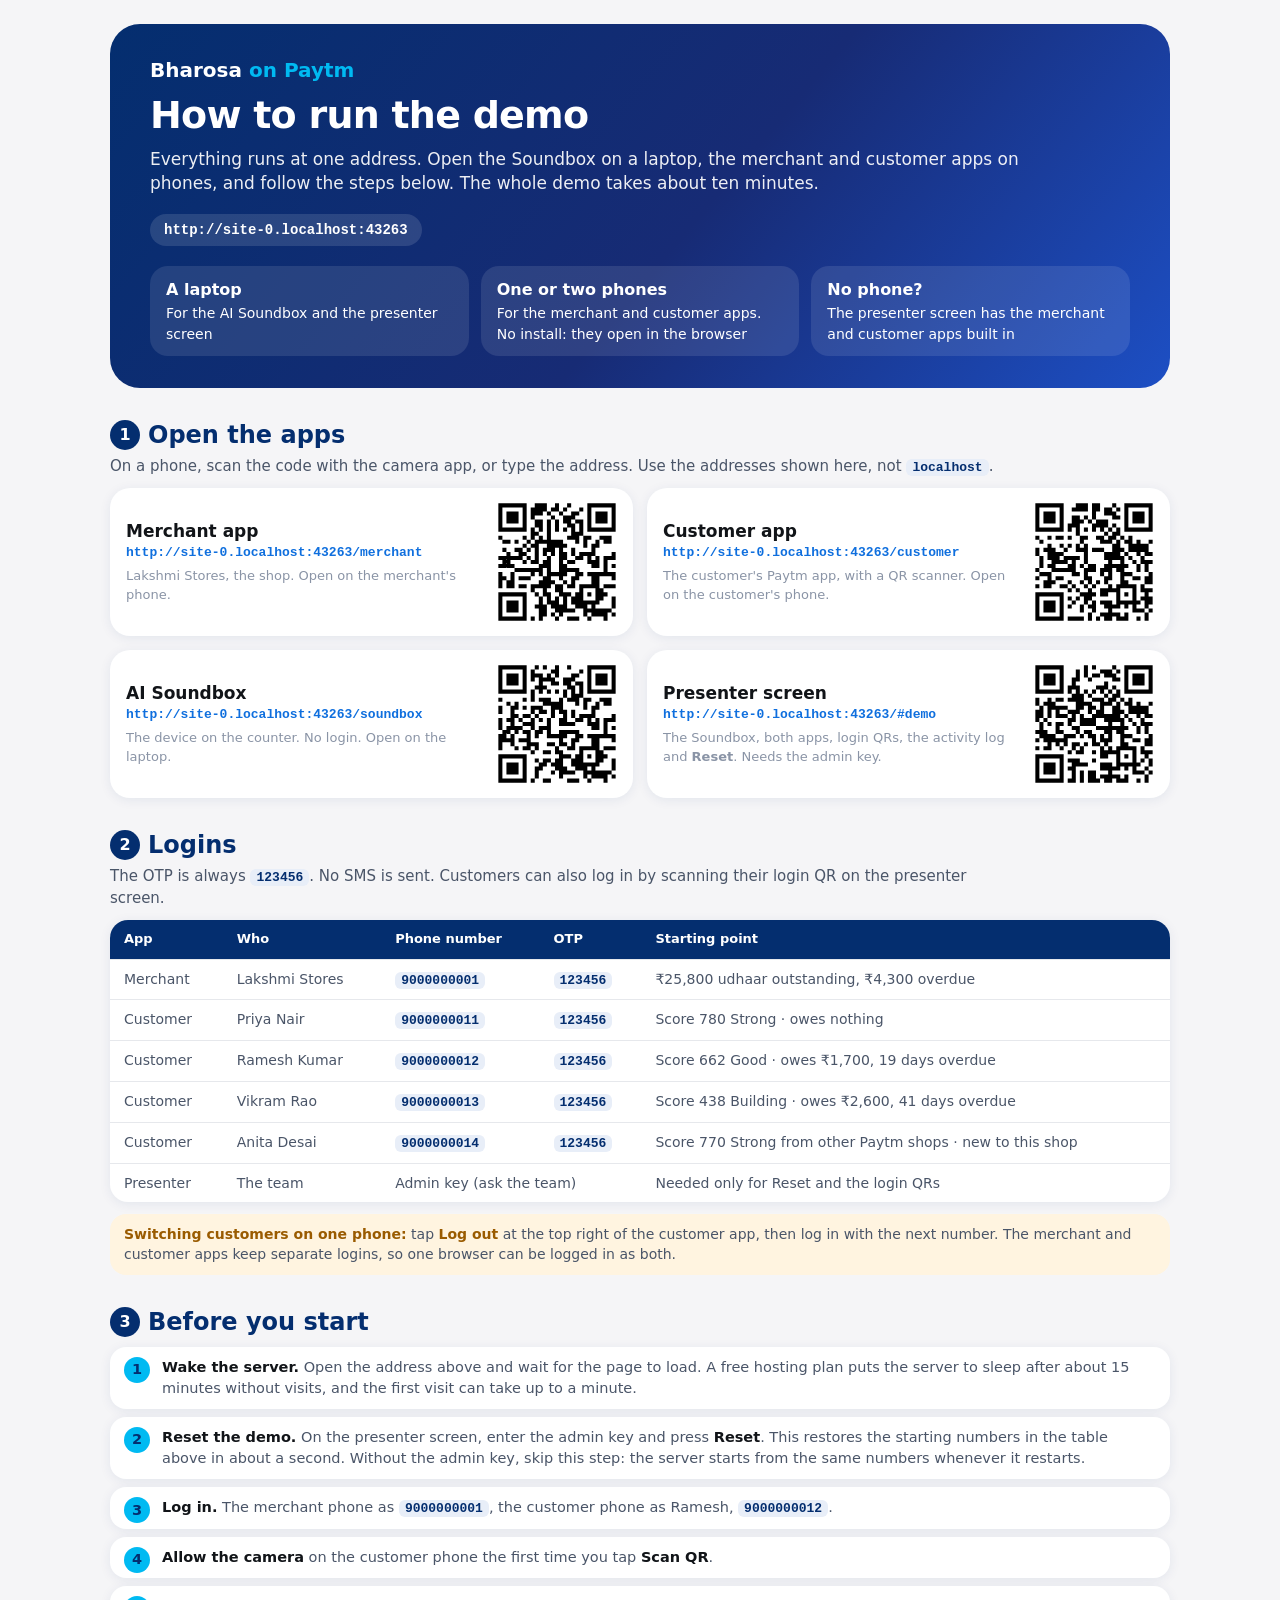
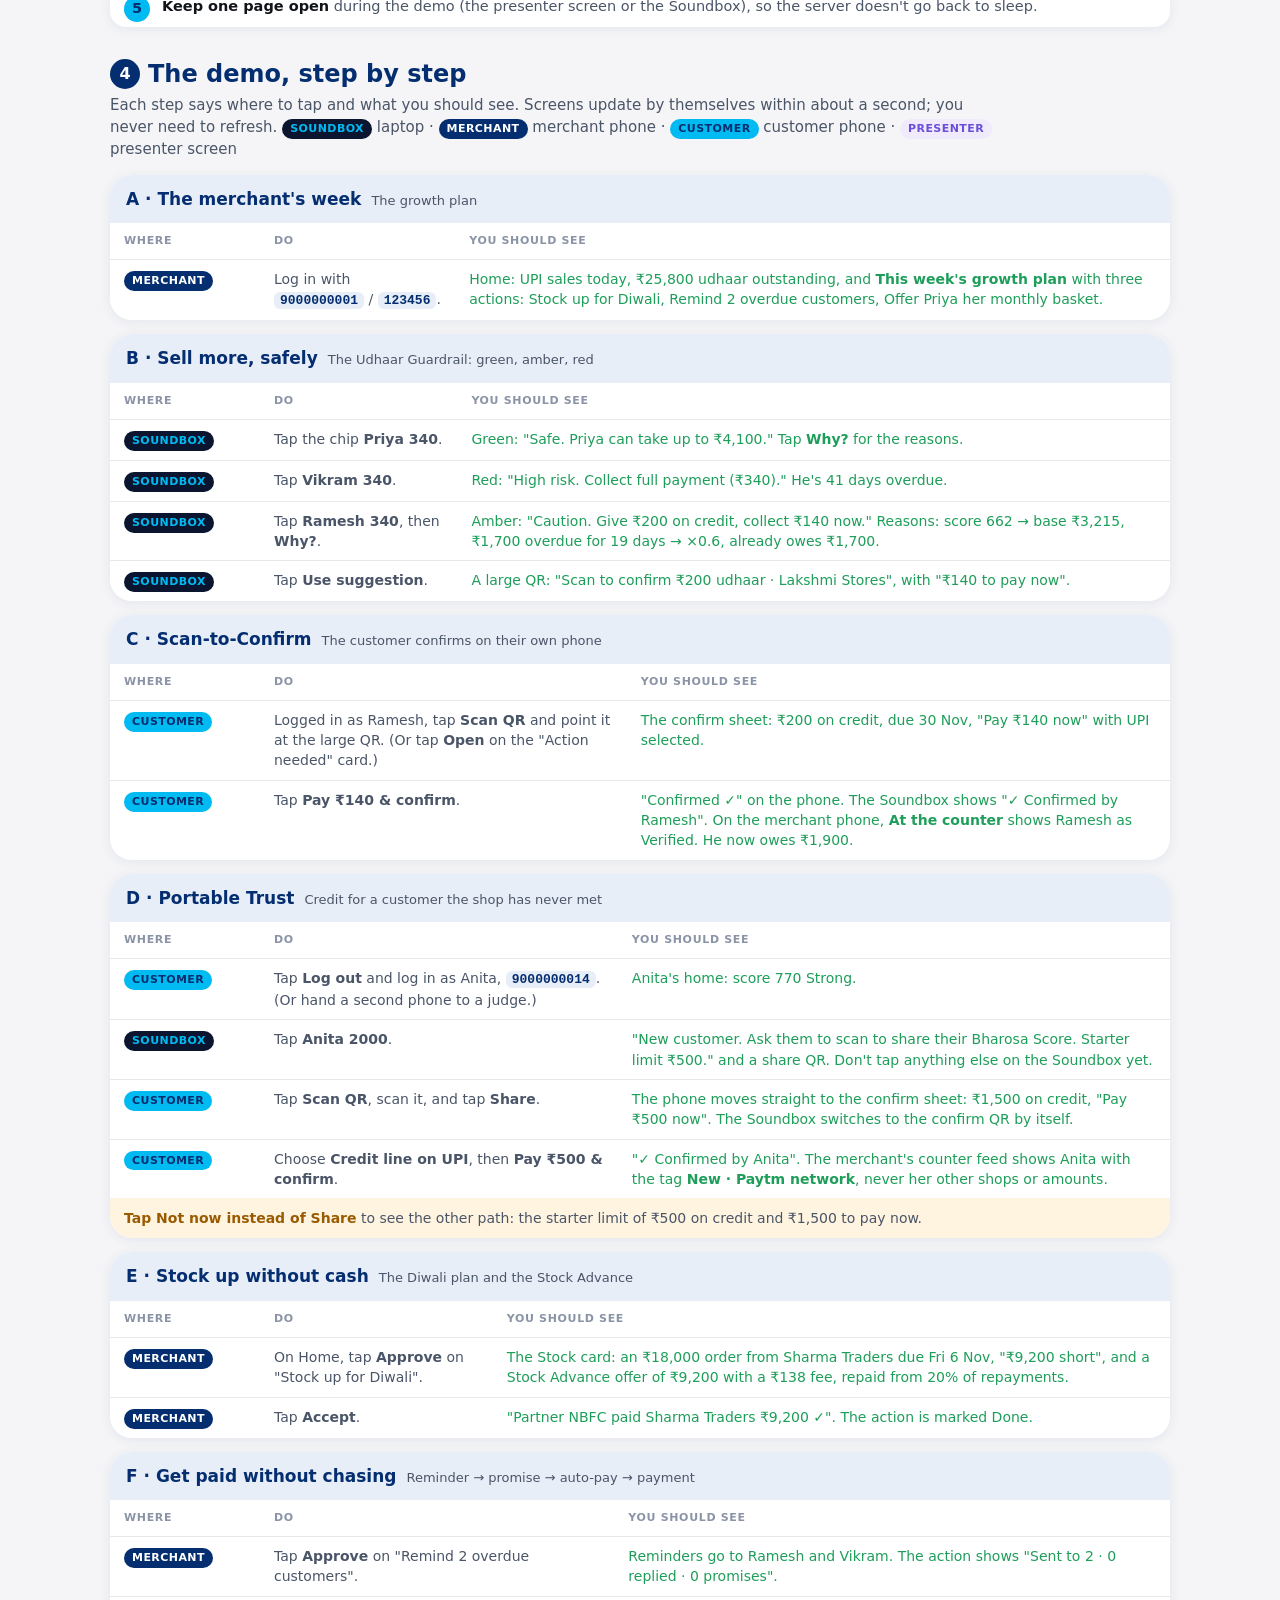
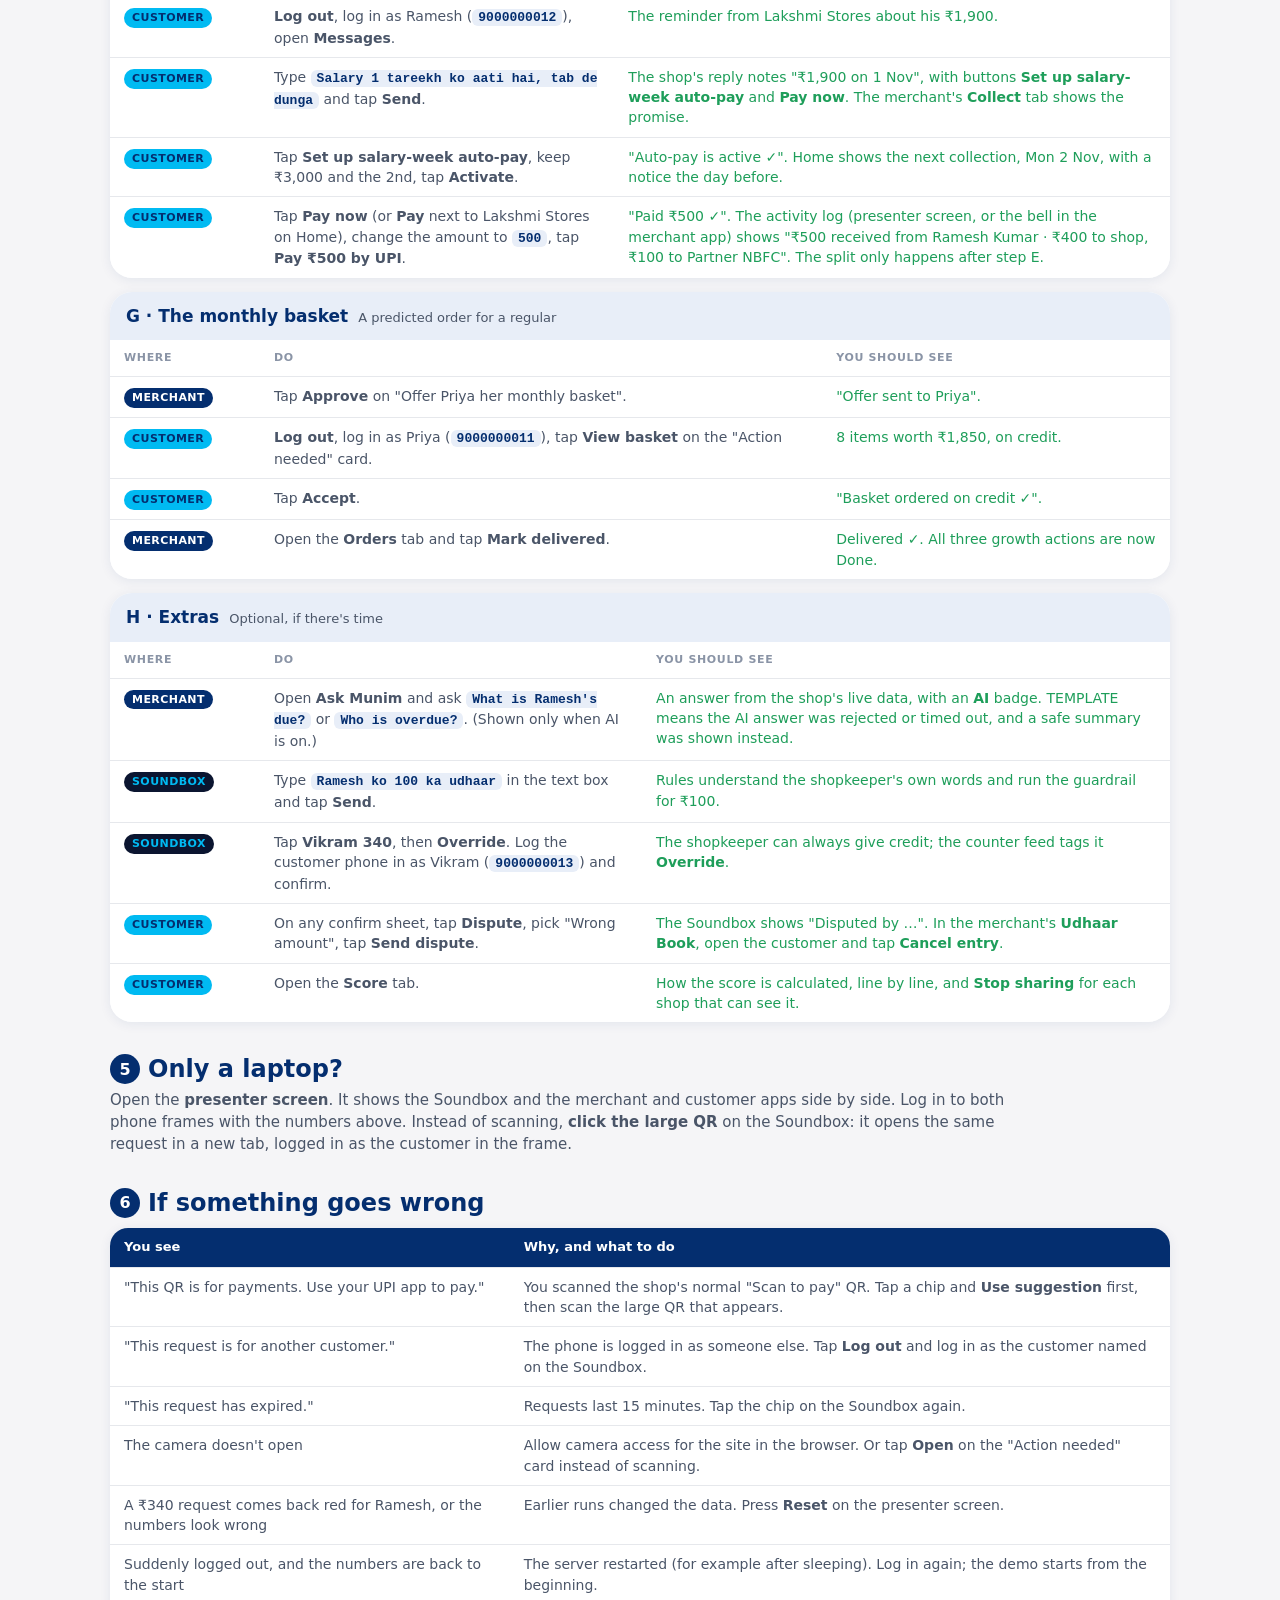
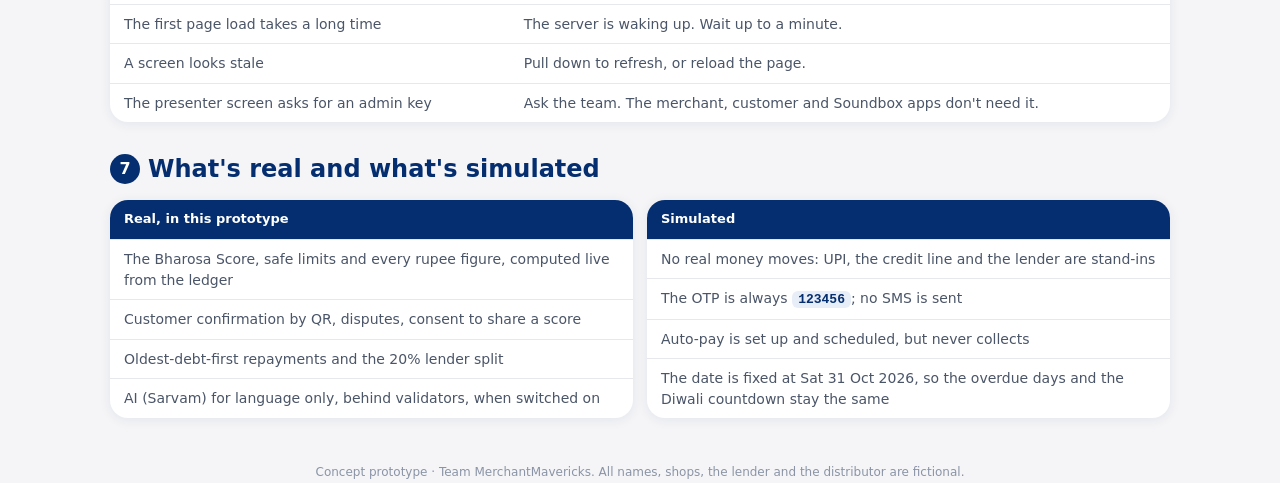
<file: static/guide/index.html>
<!doctype html>
<html lang="en">
<head>
<meta charset="utf-8">
<meta name="viewport" content="width=device-width, initial-scale=1">
<title>Bharosa · How to run the demo</title>
<link rel="stylesheet" href="/static/shared/tokens.css">
<link rel="stylesheet" href="/static/shared/base.css">
<link rel="stylesheet" href="/static/guide/guide.css">
<script src="/static/vendor/qrcode.min.js"></script>
<script src="/static/shared/format.js"></script>
</head>
<body>
<!-- A walkthrough for anyone given the deployed address. Like the overview and the slides, this is a static
     document about the fixed demo world, so it names the demo customers and amounts. Every link and QR code
     is built from this page's own address, so the guide works on any host. -->
<main class="gd">

  <section class="hero">
    <div class="wm">Bharosa <span>on Paytm</span></div>
    <h1>How to run the demo</h1>
    <p>Everything runs at one address. Open the Soundbox on a laptop, the merchant and customer apps on phones, and follow the steps below. The whole demo takes about ten minutes.</p>
    <div class="base" data-base></div>
    <div class="need">
      <div><b>A laptop</b>For the AI Soundbox and the presenter screen</div>
      <div><b>One or two phones</b>For the merchant and customer apps. No install: they open in the browser</div>
      <div><b>No phone?</b>The presenter screen has the merchant and customer apps built in</div>
    </div>
  </section>

  <section>
    <h2><span class="n">1</span>Open the apps</h2>
    <p class="intro">On a phone, scan the code with the camera app, or type the address. Use the addresses shown here, not <code>localhost</code>.</p>
    <div class="apps">
      <div class="app"><div><b>Merchant app</b><div class="url" data-url="/merchant"></div>
        <div class="small muted">Lakshmi Stores, the shop. Open on the merchant's phone.</div></div><div class="qr" data-qr="/merchant"></div></div>
      <div class="app"><div><b>Customer app</b><div class="url" data-url="/customer"></div>
        <div class="small muted">The customer's Paytm app, with a QR scanner. Open on the customer's phone.</div></div><div class="qr" data-qr="/customer"></div></div>
      <div class="app"><div><b>AI Soundbox</b><div class="url" data-url="/soundbox"></div>
        <div class="small muted">The device on the counter. No login. Open on the laptop.</div></div><div class="qr" data-qr="/soundbox"></div></div>
      <div class="app"><div><b>Presenter screen</b><div class="url" data-url="/#demo"></div>
        <div class="small muted">The Soundbox, both apps, login QRs, the activity log and <b>Reset</b>. Needs the admin key.</div></div><div class="qr" data-qr="/#demo"></div></div>
    </div>
  </section>

  <section>
    <h2><span class="n">2</span>Logins</h2>
    <p class="intro">The OTP is always <code>123456</code>. No SMS is sent. Customers can also log in by scanning their login QR on the presenter screen.</p>
    <table>
      <tr><th>App</th><th>Who</th><th>Phone number</th><th>OTP</th><th>Starting point</th></tr>
      <tr><td>Merchant</td><td>Lakshmi Stores</td><td><code>9000000001</code></td><td><code>123456</code></td><td>₹25,800 udhaar outstanding, ₹4,300 overdue</td></tr>
      <tr><td>Customer</td><td>Priya Nair</td><td><code>9000000011</code></td><td><code>123456</code></td><td>Score 780 Strong · owes nothing</td></tr>
      <tr><td>Customer</td><td>Ramesh Kumar</td><td><code>9000000012</code></td><td><code>123456</code></td><td>Score 662 Good · owes ₹1,700, 19 days overdue</td></tr>
      <tr><td>Customer</td><td>Vikram Rao</td><td><code>9000000013</code></td><td><code>123456</code></td><td>Score 438 Building · owes ₹2,600, 41 days overdue</td></tr>
      <tr><td>Customer</td><td>Anita Desai</td><td><code>9000000014</code></td><td><code>123456</code></td><td>Score 770 Strong from other Paytm shops · new to this shop</td></tr>
      <tr><td>Presenter</td><td>The team</td><td colspan="2">Admin key (ask the team)</td><td>Needed only for Reset and the login QRs</td></tr>
    </table>
    <div class="tip"><b>Switching customers on one phone:</b> tap <b>Log out</b> at the top right of the customer app, then log in with the next number. The merchant and customer apps keep separate logins, so one browser can be logged in as both.</div>
  </section>

  <section>
    <h2><span class="n">3</span>Before you start</h2>
    <ol class="check">
      <li><b>Wake the server.</b> Open the address above and wait for the page to load. A free hosting plan puts the server to sleep after about 15 minutes without visits, and the first visit can take up to a minute.</li>
      <li><b>Reset the demo.</b> On the presenter screen, enter the admin key and press <b>Reset</b>. This restores the starting numbers in the table above in about a second. Without the admin key, skip this step: the server starts from the same numbers whenever it restarts.</li>
      <li><b>Log in.</b> The merchant phone as <code>9000000001</code>, the customer phone as Ramesh, <code>9000000012</code>.</li>
      <li><b>Allow the camera</b> on the customer phone the first time you tap <b>Scan QR</b>.</li>
      <li><b>Keep one page open</b> during the demo (the presenter screen or the Soundbox), so the server doesn't go back to sleep.</li>
    </ol>
  </section>

  <section>
    <h2><span class="n">4</span>The demo, step by step</h2>
    <p class="intro">Each step says where to tap and what you should see. Screens update by themselves within about a second; you never need to refresh.
      <span class="where w-sb">Soundbox</span> laptop · <span class="where w-m">Merchant</span> merchant phone · <span class="where w-c">Customer</span> customer phone · <span class="where w-p">Presenter</span> presenter screen</p>

    <div class="act"><header><b>A · The merchant's week</b><span>The growth plan</span></header>
      <table><tr><th>Where</th><th>Do</th><th>You should see</th></tr>
        <tr><td><span class="where w-m">Merchant</span></td><td>Log in with <code>9000000001</code> / <code>123456</code>.</td>
          <td>Home: UPI sales today, ₹25,800 udhaar outstanding, and <b>This week's growth plan</b> with three actions: Stock up for Diwali, Remind 2 overdue customers, Offer Priya her monthly basket.</td></tr>
      </table></div>

    <div class="act"><header><b>B · Sell more, safely</b><span>The Udhaar Guardrail: green, amber, red</span></header>
      <table><tr><th>Where</th><th>Do</th><th>You should see</th></tr>
        <tr><td><span class="where w-sb">Soundbox</span></td><td>Tap the chip <b>Priya 340</b>.</td>
          <td>Green: "Safe. Priya can take up to ₹4,100." Tap <b>Why?</b> for the reasons.</td></tr>
        <tr><td><span class="where w-sb">Soundbox</span></td><td>Tap <b>Vikram 340</b>.</td>
          <td>Red: "High risk. Collect full payment (₹340)." He's 41 days overdue.</td></tr>
        <tr><td><span class="where w-sb">Soundbox</span></td><td>Tap <b>Ramesh 340</b>, then <b>Why?</b>.</td>
          <td>Amber: "Caution. Give ₹200 on credit, collect ₹140 now." Reasons: score 662 → base ₹3,215, ₹1,700 overdue for 19 days → ×0.6, already owes ₹1,700.</td></tr>
        <tr><td><span class="where w-sb">Soundbox</span></td><td>Tap <b>Use suggestion</b>.</td>
          <td>A large QR: "Scan to confirm ₹200 udhaar · Lakshmi Stores", with "₹140 to pay now".</td></tr>
      </table></div>

    <div class="act"><header><b>C · Scan-to-Confirm</b><span>The customer confirms on their own phone</span></header>
      <table><tr><th>Where</th><th>Do</th><th>You should see</th></tr>
        <tr><td><span class="where w-c">Customer</span></td><td>Logged in as Ramesh, tap <b>Scan QR</b> and point it at the large QR. (Or tap <b>Open</b> on the "Action needed" card.)</td>
          <td>The confirm sheet: ₹200 on credit, due 30 Nov, "Pay ₹140 now" with UPI selected.</td></tr>
        <tr><td><span class="where w-c">Customer</span></td><td>Tap <b>Pay ₹140 &amp; confirm</b>.</td>
          <td>"Confirmed ✓" on the phone. The Soundbox shows "✓ Confirmed by Ramesh". On the merchant phone, <b>At the counter</b> shows Ramesh as Verified. He now owes ₹1,900.</td></tr>
      </table></div>

    <div class="act"><header><b>D · Portable Trust</b><span>Credit for a customer the shop has never met</span></header>
      <table><tr><th>Where</th><th>Do</th><th>You should see</th></tr>
        <tr><td><span class="where w-c">Customer</span></td><td>Tap <b>Log out</b> and log in as Anita, <code>9000000014</code>. (Or hand a second phone to a judge.)</td>
          <td>Anita's home: score 770 Strong.</td></tr>
        <tr><td><span class="where w-sb">Soundbox</span></td><td>Tap <b>Anita 2000</b>.</td>
          <td>"New customer. Ask them to scan to share their Bharosa Score. Starter limit ₹500." and a share QR. Don't tap anything else on the Soundbox yet.</td></tr>
        <tr><td><span class="where w-c">Customer</span></td><td>Tap <b>Scan QR</b>, scan it, and tap <b>Share</b>.</td>
          <td>The phone moves straight to the confirm sheet: ₹1,500 on credit, "Pay ₹500 now". The Soundbox switches to the confirm QR by itself.</td></tr>
        <tr><td><span class="where w-c">Customer</span></td><td>Choose <b>Credit line on UPI</b>, then <b>Pay ₹500 &amp; confirm</b>.</td>
          <td>"✓ Confirmed by Anita". The merchant's counter feed shows Anita with the tag <b>New · Paytm network</b>, never her other shops or amounts.</td></tr>
      </table>
      <div class="tip" style="margin:0;border-radius:0"><b>Tap Not now instead of Share</b> to see the other path: the starter limit of ₹500 on credit and ₹1,500 to pay now.</div></div>

    <div class="act"><header><b>E · Stock up without cash</b><span>The Diwali plan and the Stock Advance</span></header>
      <table><tr><th>Where</th><th>Do</th><th>You should see</th></tr>
        <tr><td><span class="where w-m">Merchant</span></td><td>On Home, tap <b>Approve</b> on "Stock up for Diwali".</td>
          <td>The Stock card: an ₹18,000 order from Sharma Traders due Fri 6 Nov, "₹9,200 short", and a Stock Advance offer of ₹9,200 with a ₹138 fee, repaid from 20% of repayments.</td></tr>
        <tr><td><span class="where w-m">Merchant</span></td><td>Tap <b>Accept</b>.</td>
          <td>"Partner NBFC paid Sharma Traders ₹9,200 ✓". The action is marked Done.</td></tr>
      </table></div>

    <div class="act"><header><b>F · Get paid without chasing</b><span>Reminder → promise → auto-pay → payment</span></header>
      <table><tr><th>Where</th><th>Do</th><th>You should see</th></tr>
        <tr><td><span class="where w-m">Merchant</span></td><td>Tap <b>Approve</b> on "Remind 2 overdue customers".</td>
          <td>Reminders go to Ramesh and Vikram. The action shows "Sent to 2 · 0 replied · 0 promises".</td></tr>
        <tr><td><span class="where w-c">Customer</span></td><td><b>Log out</b>, log in as Ramesh (<code>9000000012</code>), open <b>Messages</b>.</td>
          <td>The reminder from Lakshmi Stores about his ₹1,900.</td></tr>
        <tr><td><span class="where w-c">Customer</span></td><td>Type <code>Salary 1 tareekh ko aati hai, tab de dunga</code> and tap <b>Send</b>.</td>
          <td>The shop's reply notes "₹1,900 on 1 Nov", with buttons <b>Set up salary-week auto-pay</b> and <b>Pay now</b>. The merchant's <b>Collect</b> tab shows the promise.</td></tr>
        <tr><td><span class="where w-c">Customer</span></td><td>Tap <b>Set up salary-week auto-pay</b>, keep ₹3,000 and the 2nd, tap <b>Activate</b>.</td>
          <td>"Auto-pay is active ✓". Home shows the next collection, Mon 2 Nov, with a notice the day before.</td></tr>
        <tr><td><span class="where w-c">Customer</span></td><td>Tap <b>Pay now</b> (or <b>Pay</b> next to Lakshmi Stores on Home), change the amount to <code>500</code>, tap <b>Pay ₹500 by UPI</b>.</td>
          <td>"Paid ₹500 ✓". The activity log (presenter screen, or the bell in the merchant app) shows "₹500 received from Ramesh Kumar · ₹400 to shop, ₹100 to Partner NBFC". The split only happens after step E.</td></tr>
      </table></div>

    <div class="act"><header><b>G · The monthly basket</b><span>A predicted order for a regular</span></header>
      <table><tr><th>Where</th><th>Do</th><th>You should see</th></tr>
        <tr><td><span class="where w-m">Merchant</span></td><td>Tap <b>Approve</b> on "Offer Priya her monthly basket".</td>
          <td>"Offer sent to Priya".</td></tr>
        <tr><td><span class="where w-c">Customer</span></td><td><b>Log out</b>, log in as Priya (<code>9000000011</code>), tap <b>View basket</b> on the "Action needed" card.</td>
          <td>8 items worth ₹1,850, on credit.</td></tr>
        <tr><td><span class="where w-c">Customer</span></td><td>Tap <b>Accept</b>.</td>
          <td>"Basket ordered on credit ✓".</td></tr>
        <tr><td><span class="where w-m">Merchant</span></td><td>Open the <b>Orders</b> tab and tap <b>Mark delivered</b>.</td>
          <td>Delivered ✓. All three growth actions are now Done.</td></tr>
      </table></div>

    <div class="act"><header><b>H · Extras</b><span>Optional, if there's time</span></header>
      <table><tr><th>Where</th><th>Do</th><th>You should see</th></tr>
        <tr><td><span class="where w-m">Merchant</span></td><td>Open <b>Ask Munim</b> and ask <code>What is Ramesh's due?</code> or <code>Who is overdue?</code>. (Shown only when AI is on.)</td>
          <td>An answer from the shop's live data, with an <b>AI</b> badge. TEMPLATE means the AI answer was rejected or timed out, and a safe summary was shown instead.</td></tr>
        <tr><td><span class="where w-sb">Soundbox</span></td><td>Type <code>Ramesh ko 100 ka udhaar</code> in the text box and tap <b>Send</b>.</td>
          <td>Rules understand the shopkeeper's own words and run the guardrail for ₹100.</td></tr>
        <tr><td><span class="where w-sb">Soundbox</span></td><td>Tap <b>Vikram 340</b>, then <b>Override</b>. Log the customer phone in as Vikram (<code>9000000013</code>) and confirm.</td>
          <td>The shopkeeper can always give credit; the counter feed tags it <b>Override</b>.</td></tr>
        <tr><td><span class="where w-c">Customer</span></td><td>On any confirm sheet, tap <b>Dispute</b>, pick "Wrong amount", tap <b>Send dispute</b>.</td>
          <td>The Soundbox shows "Disputed by …". In the merchant's <b>Udhaar Book</b>, open the customer and tap <b>Cancel entry</b>.</td></tr>
        <tr><td><span class="where w-c">Customer</span></td><td>Open the <b>Score</b> tab.</td>
          <td>How the score is calculated, line by line, and <b>Stop sharing</b> for each shop that can see it.</td></tr>
      </table></div>
  </section>

  <section>
    <h2><span class="n">5</span>Only a laptop?</h2>
    <p>Open the <b>presenter screen</b>. It shows the Soundbox and the merchant and customer apps side by side. Log in to both phone frames with the numbers above. Instead of scanning, <b>click the large QR</b> on the Soundbox: it opens the same request in a new tab, logged in as the customer in the frame.</p>
  </section>

  <section>
    <h2><span class="n">6</span>If something goes wrong</h2>
    <table>
      <tr><th>You see</th><th>Why, and what to do</th></tr>
      <tr><td>"This QR is for payments. Use your UPI app to pay."</td><td>You scanned the shop's normal "Scan to pay" QR. Tap a chip and <b>Use suggestion</b> first, then scan the large QR that appears.</td></tr>
      <tr><td>"This request is for another customer."</td><td>The phone is logged in as someone else. Tap <b>Log out</b> and log in as the customer named on the Soundbox.</td></tr>
      <tr><td>"This request has expired."</td><td>Requests last 15 minutes. Tap the chip on the Soundbox again.</td></tr>
      <tr><td>The camera doesn't open</td><td>Allow camera access for the site in the browser. Or tap <b>Open</b> on the "Action needed" card instead of scanning.</td></tr>
      <tr><td>A ₹340 request comes back red for Ramesh, or the numbers look wrong</td><td>Earlier runs changed the data. Press <b>Reset</b> on the presenter screen.</td></tr>
      <tr><td>Suddenly logged out, and the numbers are back to the start</td><td>The server restarted (for example after sleeping). Log in again; the demo starts from the beginning.</td></tr>
      <tr><td>The first page load takes a long time</td><td>The server is waking up. Wait up to a minute.</td></tr>
      <tr><td>A screen looks stale</td><td>Pull down to refresh, or reload the page.</td></tr>
      <tr><td>The presenter screen asks for an admin key</td><td>Ask the team. The merchant, customer and Soundbox apps don't need it.</td></tr>
    </table>
  </section>

  <section>
    <h2><span class="n">7</span>What's real and what's simulated</h2>
    <div class="cols">
      <table><tr><th>Real, in this prototype</th></tr>
        <tr><td>The Bharosa Score, safe limits and every rupee figure, computed live from the ledger</td></tr>
        <tr><td>Customer confirmation by QR, disputes, consent to share a score</td></tr>
        <tr><td>Oldest-debt-first repayments and the 20% lender split</td></tr>
        <tr><td>AI (Sarvam) for language only, behind validators, when switched on</td></tr></table>
      <table><tr><th>Simulated</th></tr>
        <tr><td>No real money moves: UPI, the credit line and the lender are stand-ins</td></tr>
        <tr><td>The OTP is always <code>123456</code>; no SMS is sent</td></tr>
        <tr><td>Auto-pay is set up and scheduled, but never collects</td></tr>
        <tr><td>The date is fixed at Sat 31 Oct 2026, so the overdue days and the Diwali countdown stay the same</td></tr></table>
    </div>
  </section>

  <div class="footer-note">Concept prototype · Team MerchantMavericks. All names, shops, the lender and the distributor are fictional.</div>
</main>
<script>
// Links and QR codes point at wherever this page is served from.
const base = location.origin;
document.querySelectorAll('[data-base]').forEach(e => { e.textContent = base; });
document.querySelectorAll('[data-url]').forEach(e => {
  const a = document.createElement('a');
  a.href = e.dataset.url; a.textContent = base + e.dataset.url;
  a.target = e.dataset.url.startsWith('/#') ? '_top' : '_blank';
  e.appendChild(a);
});
document.querySelectorAll('[data-qr]').forEach(e => { e.innerHTML = F.qr(base + e.dataset.qr, '#111418'); });
</script>
</body>
</html>
</file>
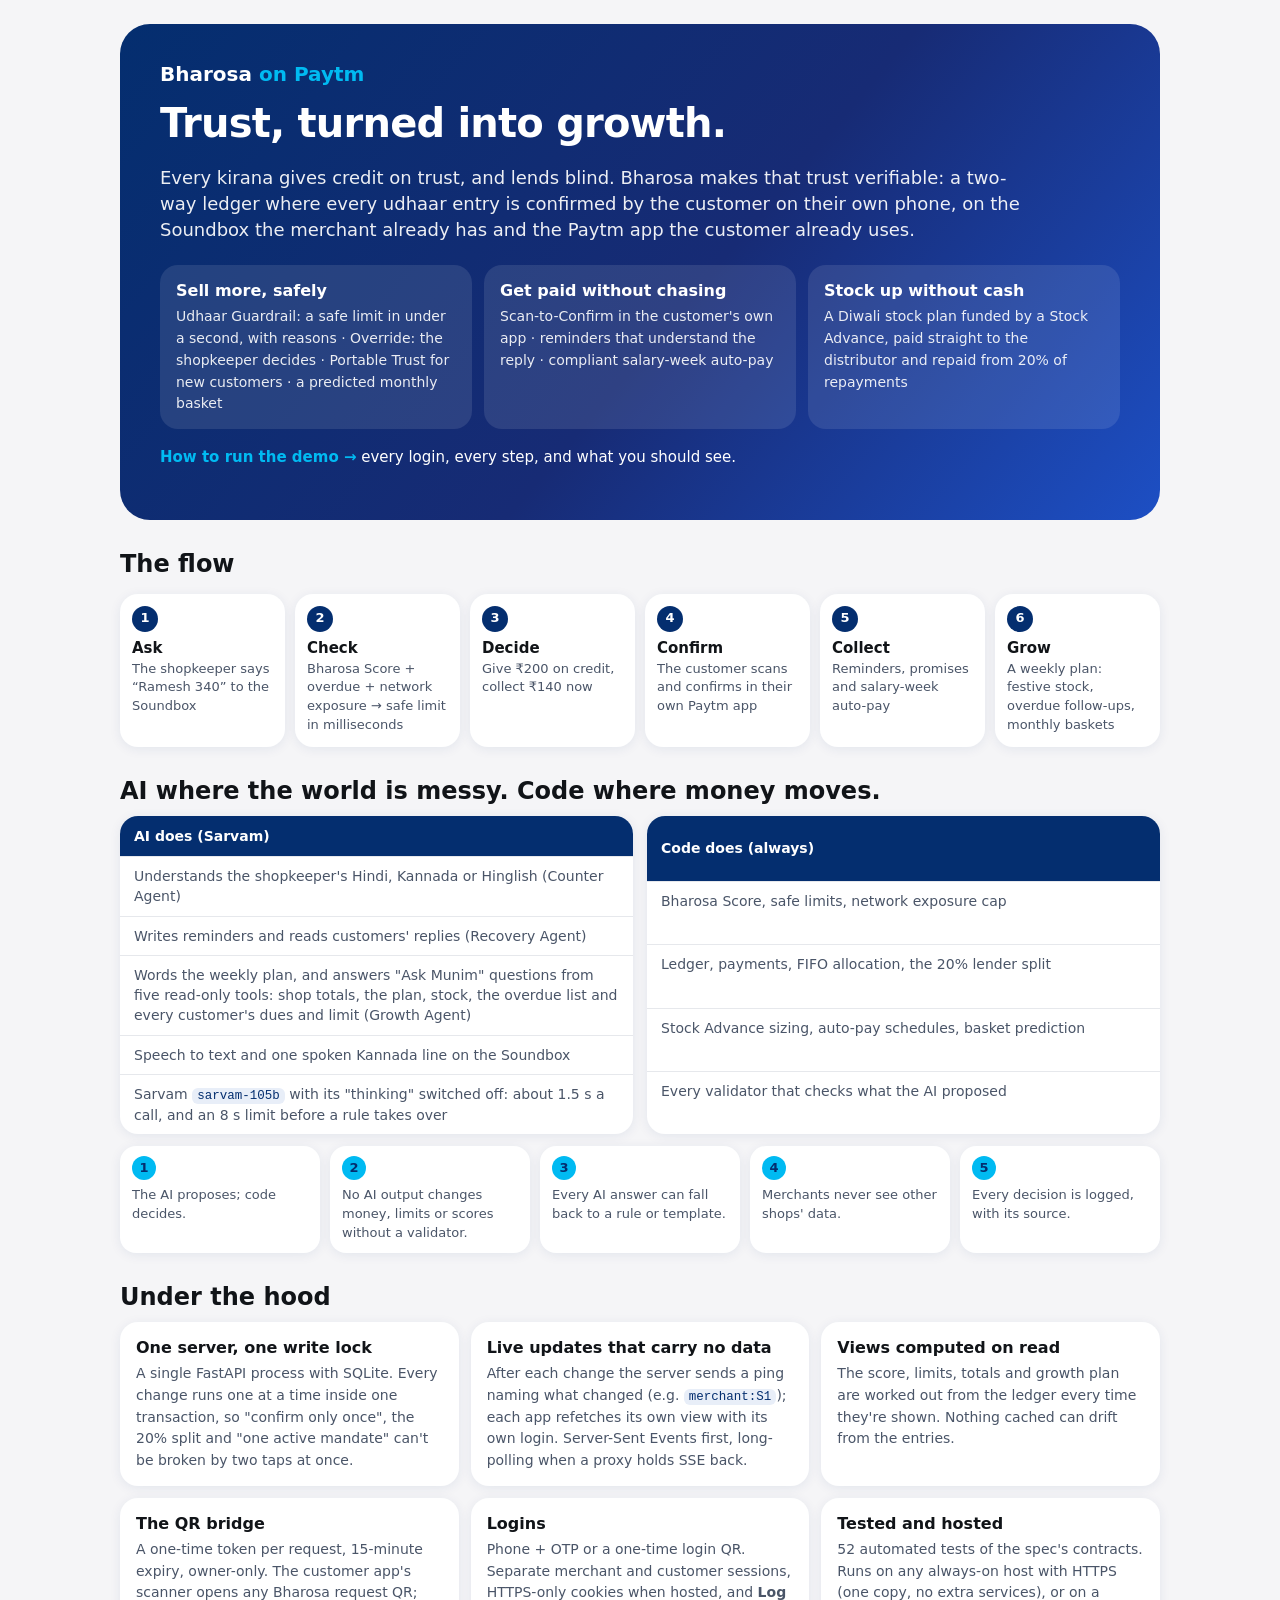
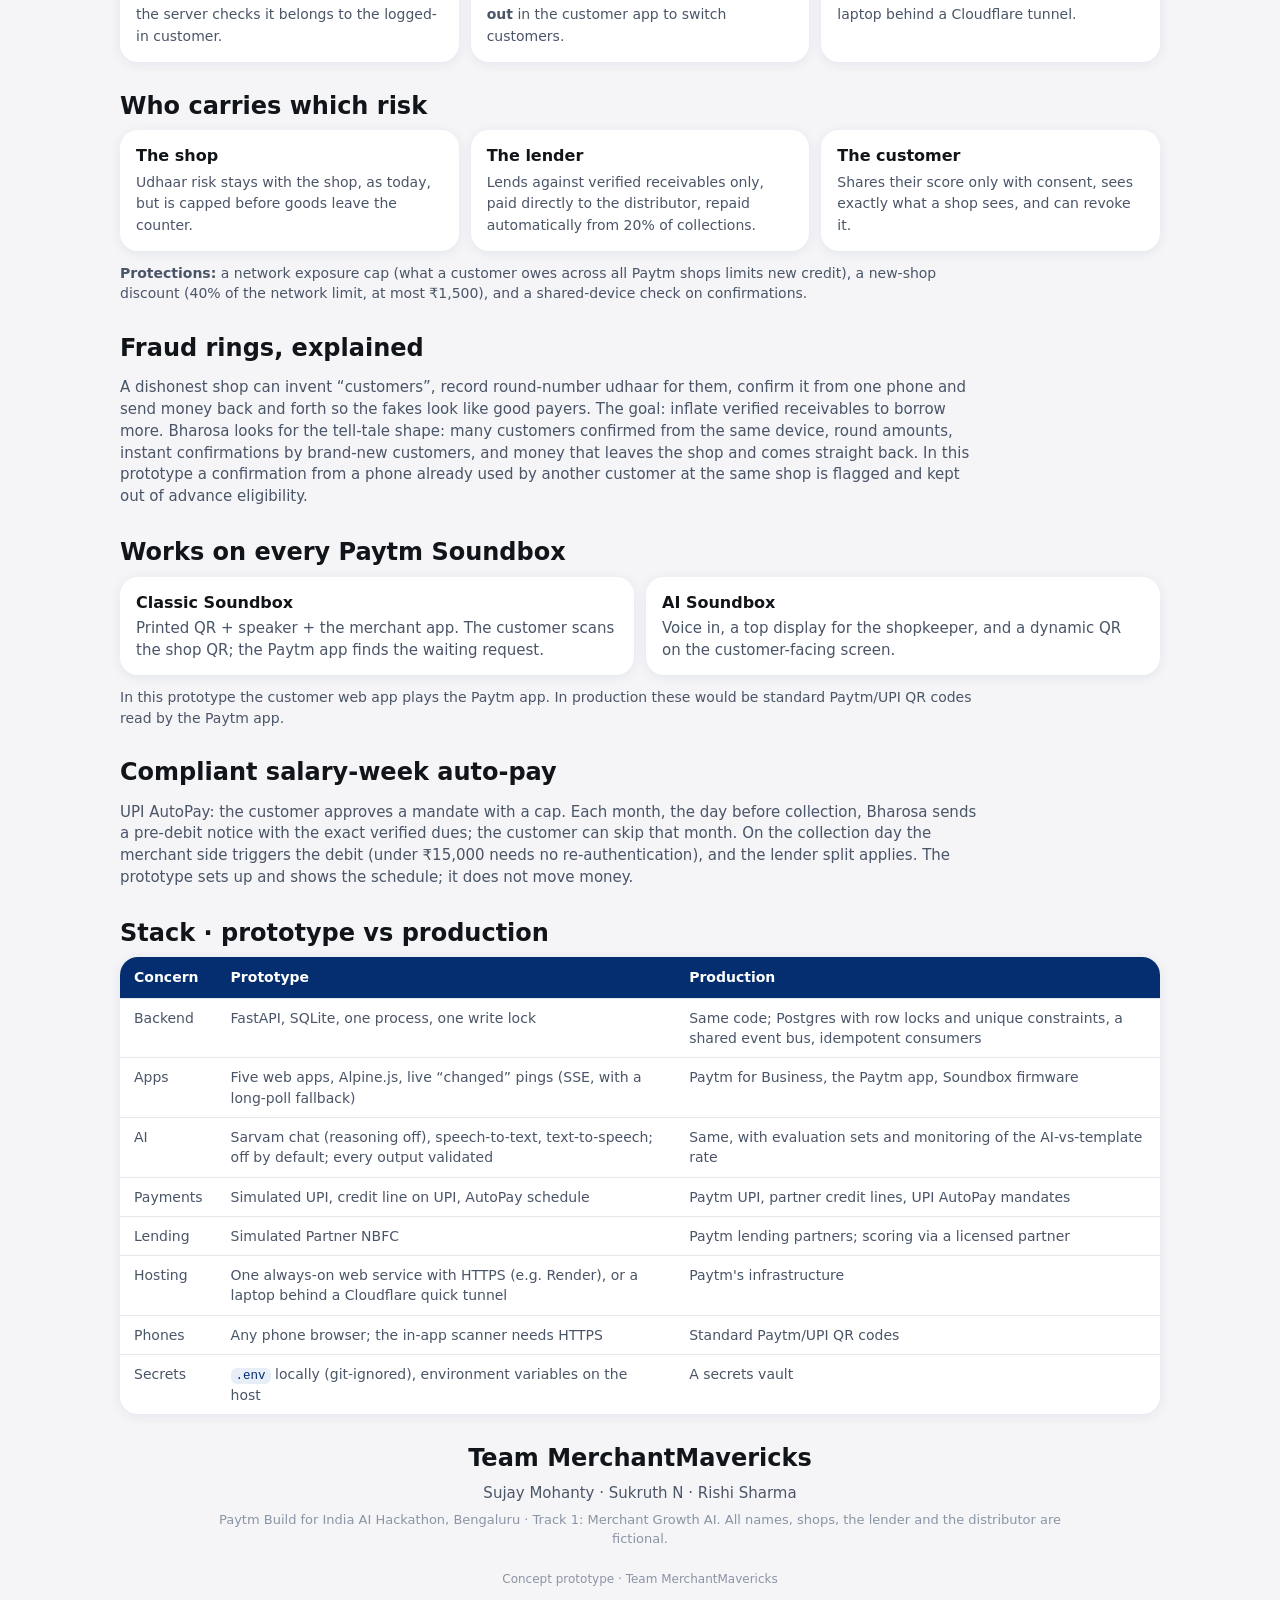
<file: static/overview/index.html>
<!doctype html>
<html lang="en">
<head>
<meta charset="utf-8">
<meta name="viewport" content="width=device-width, initial-scale=1">
<title>Bharosa · Overview</title>
<link rel="stylesheet" href="/static/shared/tokens.css">
<link rel="stylesheet" href="/static/shared/base.css">
<link rel="stylesheet" href="/static/overview/overview.css">
</head>
<body>
<main class="ov">
  <!-- 1 -->
  <section class="hero">
    <div class="wordmark light">Bharosa <span>on Paytm</span></div>
    <h1>Trust, turned into growth.</h1>
    <p class="sub">Every kirana gives credit on trust, and lends blind. Bharosa makes that trust verifiable: a two-way ledger where every udhaar entry is confirmed by the customer on their own phone, on the Soundbox the merchant already has and the Paytm app the customer already uses.</p>
    <div class="pillars">
      <div><b>Sell more, safely</b><span>Udhaar Guardrail: a safe limit in under a second, with reasons · Override: the shopkeeper decides · Portable Trust for new customers · a predicted monthly basket</span></div>
      <div><b>Get paid without chasing</b><span>Scan-to-Confirm in the customer's own app · reminders that understand the reply · compliant salary-week auto-pay</span></div>
      <div><b>Stock up without cash</b><span>A Diwali stock plan funded by a Stock Advance, paid straight to the distributor and repaid from 20% of repayments</span></div>
    </div>
    <p class="cta"><a href="/#guide" target="_top">How to run the demo →</a> every login, every step, and what you should see.</p>
  </section>

  <!-- 2 -->
  <section><h2>The flow</h2>
    <ol class="flow">
      <li><b>Ask</b><span>The shopkeeper says “Ramesh 340” to the Soundbox</span></li>
      <li><b>Check</b><span>Bharosa Score + overdue + network exposure → safe limit in milliseconds</span></li>
      <li><b>Decide</b><span>Give ₹200 on credit, collect ₹140 now</span></li>
      <li><b>Confirm</b><span>The customer scans and confirms in their own Paytm app</span></li>
      <li><b>Collect</b><span>Reminders, promises and salary-week auto-pay</span></li>
      <li><b>Grow</b><span>A weekly plan: festive stock, overdue follow-ups, monthly baskets</span></li>
    </ol>
  </section>

  <!-- 3 -->
  <section><h2>AI where the world is messy. Code where money moves.</h2>
    <div class="two">
      <table><tr><th>AI does (Sarvam)</th></tr>
        <tr><td>Understands the shopkeeper's Hindi, Kannada or Hinglish (Counter Agent)</td></tr>
        <tr><td>Writes reminders and reads customers' replies (Recovery Agent)</td></tr>
        <tr><td>Words the weekly plan, and answers "Ask Munim" questions from five read-only tools: shop totals, the plan, stock, the overdue list and every customer's dues and limit (Growth Agent)</td></tr>
        <tr><td>Speech to text and one spoken Kannada line on the Soundbox</td></tr>
        <tr><td>Sarvam <code>sarvam-105b</code> with its "thinking" switched off: about 1.5 s a call, and an 8 s limit before a rule takes over</td></tr></table>
      <table><tr><th>Code does (always)</th></tr>
        <tr><td>Bharosa Score, safe limits, network exposure cap</td></tr>
        <tr><td>Ledger, payments, FIFO allocation, the 20% lender split</td></tr>
        <tr><td>Stock Advance sizing, auto-pay schedules, basket prediction</td></tr>
        <tr><td>Every validator that checks what the AI proposed</td></tr></table>
    </div>
    <ol class="rules"><li>The AI proposes; code decides.</li><li>No AI output changes money, limits or scores without a validator.</li>
      <li>Every AI answer can fall back to a rule or template.</li><li>Merchants never see other shops' data.</li><li>Every decision is logged, with its source.</li></ol>
  </section>

  <!-- 3b -->
  <section><h2>Under the hood</h2>
    <div class="cards3">
      <div><b>One server, one write lock</b><span>A single FastAPI process with SQLite. Every change runs one at a time inside one transaction, so "confirm only once", the 20% split and "one active mandate" can't be broken by two taps at once.</span></div>
      <div><b>Live updates that carry no data</b><span>After each change the server sends a ping naming what changed (e.g. <code>merchant:S1</code>); each app refetches its own view with its own login. Server-Sent Events first, long-polling when a proxy holds SSE back.</span></div>
      <div><b>Views computed on read</b><span>The score, limits, totals and growth plan are worked out from the ledger every time they're shown. Nothing cached can drift from the entries.</span></div>
      <div><b>The QR bridge</b><span>A one-time token per request, 15-minute expiry, owner-only. The customer app's scanner opens any Bharosa request QR; the server checks it belongs to the logged-in customer.</span></div>
      <div><b>Logins</b><span>Phone + OTP or a one-time login QR. Separate merchant and customer sessions, HTTPS-only cookies when hosted, and <strong>Log out</strong> in the customer app to switch customers.</span></div>
      <div><b>Tested and hosted</b><span>52 automated tests of the spec's contracts. Runs on any always-on host with HTTPS (one copy, no extra services), or on a laptop behind a Cloudflare tunnel.</span></div>
    </div>
  </section>

  <!-- 4 -->
  <section><h2>Who carries which risk</h2>
    <div class="cards3">
      <div><b>The shop</b><span>Udhaar risk stays with the shop, as today, but is capped before goods leave the counter.</span></div>
      <div><b>The lender</b><span>Lends against verified receivables only, paid directly to the distributor, repaid automatically from 20% of collections.</span></div>
      <div><b>The customer</b><span>Shares their score only with consent, sees exactly what a shop sees, and can revoke it.</span></div>
    </div>
    <p class="note"><b>Protections:</b> a network exposure cap (what a customer owes across all Paytm shops limits new credit), a new-shop discount (40% of the network limit, at most ₹1,500), and a shared-device check on confirmations.</p>
  </section>

  <!-- 5 -->
  <section><h2>Fraud rings, explained</h2>
    <p>A dishonest shop can invent “customers”, record round-number udhaar for them, confirm it from one phone and send money back and forth so the fakes look like good payers. The goal: inflate verified receivables to borrow more. Bharosa looks for the tell-tale shape: many customers confirmed from the same device, round amounts, instant confirmations by brand-new customers, and money that leaves the shop and comes straight back. In this prototype a confirmation from a phone already used by another customer at the same shop is flagged and kept out of advance eligibility.</p>
  </section>

  <!-- 6 -->
  <section><h2>Works on every Paytm Soundbox</h2>
    <div class="two-cards">
      <div><b>Classic Soundbox</b><span>Printed QR + speaker + the merchant app. The customer scans the shop QR; the Paytm app finds the waiting request.</span></div>
      <div><b>AI Soundbox</b><span>Voice in, a top display for the shopkeeper, and a dynamic QR on the customer-facing screen.</span></div>
    </div>
    <p class="note">In this prototype the customer web app plays the Paytm app. In production these would be standard Paytm/UPI QR codes read by the Paytm app.</p>
  </section>

  <!-- 7 -->
  <section><h2>Compliant salary-week auto-pay</h2>
    <p>UPI AutoPay: the customer approves a mandate with a cap. Each month, the day before collection, Bharosa sends a pre-debit notice with the exact verified dues; the customer can skip that month. On the collection day the merchant side triggers the debit (under ₹15,000 needs no re-authentication), and the lender split applies. The prototype sets up and shows the schedule; it does not move money.</p>
  </section>

  <!-- 8 -->
  <section><h2>Stack · prototype vs production</h2>
    <table class="wide"><tr><th>Concern</th><th>Prototype</th><th>Production</th></tr>
      <tr><td>Backend</td><td>FastAPI, SQLite, one process, one write lock</td><td>Same code; Postgres with row locks and unique constraints, a shared event bus, idempotent consumers</td></tr>
      <tr><td>Apps</td><td>Five web apps, Alpine.js, live “changed” pings (SSE, with a long-poll fallback)</td><td>Paytm for Business, the Paytm app, Soundbox firmware</td></tr>
      <tr><td>AI</td><td>Sarvam chat (reasoning off), speech-to-text, text-to-speech; off by default; every output validated</td><td>Same, with evaluation sets and monitoring of the AI-vs-template rate</td></tr>
      <tr><td>Payments</td><td>Simulated UPI, credit line on UPI, AutoPay schedule</td><td>Paytm UPI, partner credit lines, UPI AutoPay mandates</td></tr>
      <tr><td>Lending</td><td>Simulated Partner NBFC</td><td>Paytm lending partners; scoring via a licensed partner</td></tr>
      <tr><td>Hosting</td><td>One always-on web service with HTTPS (e.g. Render), or a laptop behind a Cloudflare quick tunnel</td><td>Paytm's infrastructure</td></tr>
      <tr><td>Phones</td><td>Any phone browser; the in-app scanner needs HTTPS</td><td>Standard Paytm/UPI QR codes</td></tr>
      <tr><td>Secrets</td><td><code>.env</code> locally (git-ignored), environment variables on the host</td><td>A secrets vault</td></tr></table>
  </section>

  <!-- 9 -->
  <section class="team"><h2>Team MerchantMavericks</h2><p>Sujay Mohanty · Sukruth N · Rishi Sharma</p>
    <p class="muted small">Paytm Build for India AI Hackathon, Bengaluru · Track 1: Merchant Growth AI. All names, shops, the lender and the distributor are fictional.</p></section>
  <div class="footer-note">Concept prototype · Team MerchantMavericks</div>
</main>
</body>
</html>
</file>
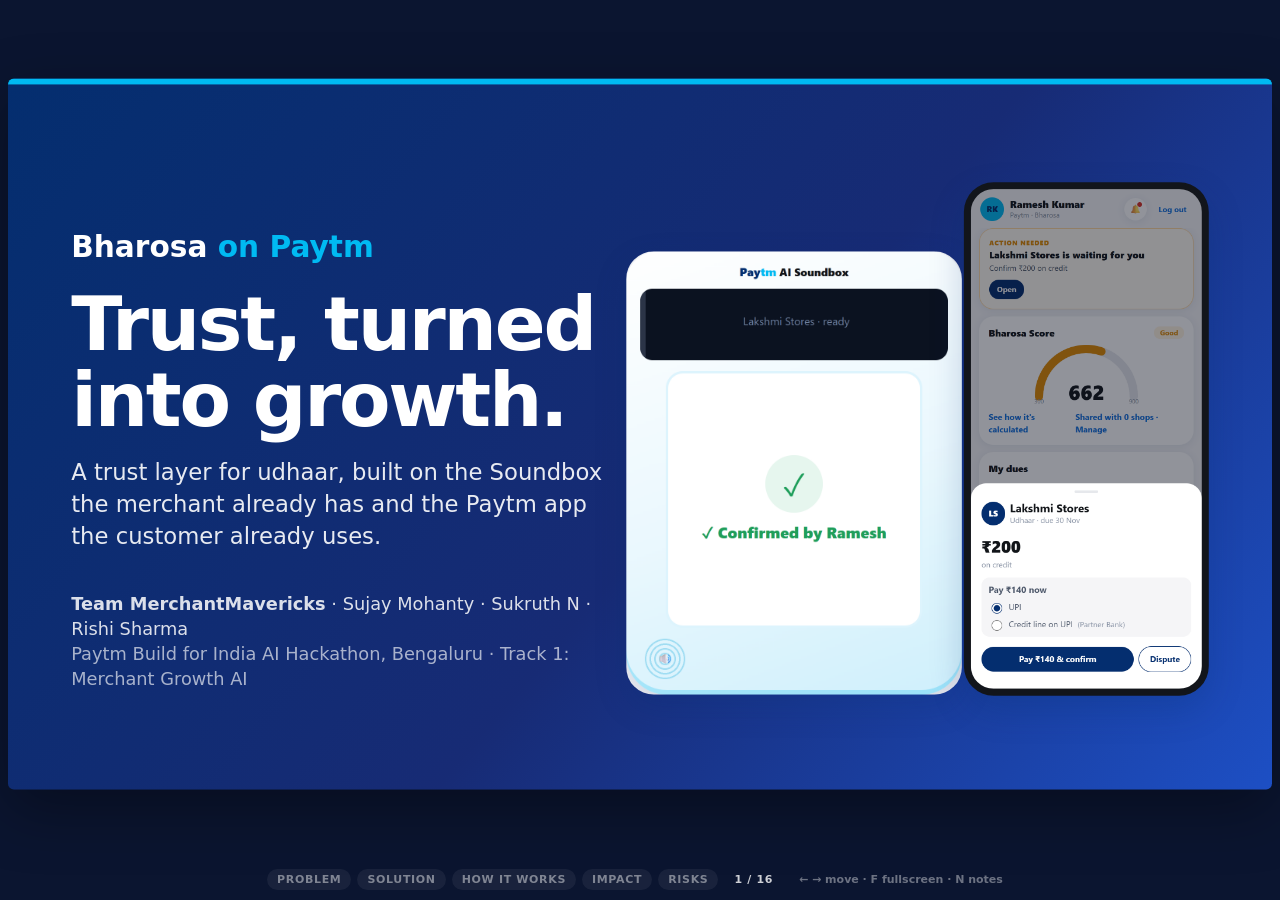
<file: static/presentation/index.html>
<!doctype html>
<html lang="en">
<head>
<meta charset="utf-8">
<meta name="viewport" content="width=device-width, initial-scale=1">
<title>Bharosa · Presentation</title>
<link rel="stylesheet" href="/static/shared/tokens.css">
<link rel="stylesheet" href="/static/presentation/presentation.css">
</head>
<body>
<!-- 16 slides, following Bharosa-pitch-deck.pdf. data-act = footer label, data-group = section in the HUD.
     Screenshots in img/ come from the running prototype. -->
<div class="stage"><div class="deck">

<!-- 1 · Title -->
<section class="slide dark title-slide" data-act="">
  <div class="title-grid">
    <div>
      <div class="wm">Bharosa <span>on Paytm</span></div>
      <h1>Trust, turned<br>into growth.</h1>
      <div class="sub">A trust layer for udhaar, built on the Soundbox the merchant already has and the Paytm app the customer already uses.</div>
      <div class="team"><b>Team MerchantMavericks</b> · Sujay Mohanty · Sukruth N · Rishi Sharma<br>
        <span style="opacity:.75">Paytm Build for India AI Hackathon, Bengaluru · Track 1: Merchant Growth AI</span></div>
    </div>
    <div class="title-shots">
      <div class="shot sbshot"><img src="/static/presentation/img/sb-ramesh-confirmed.png" alt="AI Soundbox showing Confirmed by Ramesh"></div>
      <div class="shot phone"><img src="/static/presentation/img/phone-ramesh-confirm.png" alt="Ramesh confirming ₹200 on credit in the Paytm app"></div>
    </div>
  </div>
  <aside class="notes"><b>Open (10 s).</b> "Every kirana in India is secretly a lender. Bharosa makes that lending safe, verified and a source of growth, using pieces Paytm already has."
    <br>The two screens are real: the Soundbox at the counter and Ramesh confirming his credit on his own phone. Who leads: business judges → lost sales and new customers; technical mentors → the verified receivable and the AI firewall; risk people → consent, caps and who carries which risk.</aside>
</section>

<!-- 2 · The opportunity -->
<section class="slide" data-act="The opportunity" data-group="Problem">
  <div class="kicker">The opportunity</div>
  <h2>Every kirana in India is secretly a lender.</h2>
  <p class="lead">Udhaar is how a neighbourhood shop wins and keeps customers, and its best weapon against quick commerce. Paytm is already on the counter.</p>
  <div class="body">
    <div class="grid g3">
      <div class="tc stat"><div class="n">4.5 cr</div><p>merchants accept payments with Paytm</p></div>
      <div class="tc cy stat"><div class="n">1.57 cr</div><p>have a Paytm device like the Soundbox on the counter</p></div>
      <div class="tc fill stat"><div class="n">Daily</div><p>credit decisions at every kirana, made on gut feel, with no tools</p></div>
    </div>
    <div class="quote">A huge share of those merchants are kiranas, and every one of them gives credit.</div>
  </div>
  <aside class="notes"><b>The opportunity (20 s).</b> Udhaar isn't a side issue: it's how a kirana keeps customers from quick-commerce apps. Paytm already reaches 4.5 crore merchants and has 1.57 crore devices on counters, so the distribution already exists. What's missing is a tool for the credit decision the shopkeeper makes many times a day.</aside>
</section>

<!-- 3 · The problem -->
<section class="slide" data-act="The problem" data-group="Problem">
  <div class="kicker">The problem</div>
  <h2>The shop lends blind, so it rations credit out of fear.</h2>
  <p class="lead">A customer takes ₹340 of goods and pays "later". The shop has just made an unsecured, interest-free loan, with none of a lender's tools.</p>
  <div class="body">
    <div class="grid g4">
      <div class="tc"><h4>No risk check</h4><p>Decided by gut feel, at a busy counter, in seconds.</p></div>
      <div class="tc"><h4>No proof</h4><p>A one-sided notebook. The customer never agreed to it.</p></div>
      <div class="tc"><h4>No collection</h4><p>Chasing a neighbour is awkward, so it doesn't happen.</p></div>
      <div class="tc"><h4>No funding</h4><p>Every rupee lent comes out of stock money.</p></div>
    </div>
    <div class="grid g3">
      <div class="tc bl"><h4>Refuses new customers</h4><p>"I don't know you" means no credit, and no sale.</p></div>
      <div class="tc bl"><h4>Caps good customers</h4><p>Reliable regulars are rationed with everyone else.</p></div>
      <div class="tc bl"><h4>Can't stock up</h4><p>Cash stuck in udhaar means a thin shelf at Diwali.</p></div>
    </div>
    <div class="quote">Every "no" is a lost sale.</div>
  </div>
  <aside class="notes"><b>The problem (25 s).</b> Top row: the four tools a lender has and a shop doesn't. Bottom row: what the shop does about it. Because it can't tell good risk from bad, it says no to strangers, caps its best regulars, and has no cash left for festive stock. "Every no is a lost sale" is the line to land.</aside>
</section>

<!-- 4 · The insight -->
<section class="slide" data-act="The insight" data-group="Problem">
  <div class="kicker">The insight</div>
  <h2>The problem isn't the notebook. Trust is invisible.</h2>
  <p class="lead">Khata apps already digitised the record. What's missing is trust that anyone else can verify: a <b>two-way ledger</b>, where every credit entry is confirmed by the customer on their own phone.</p>
  <div class="body">
    <div style="display:grid;grid-template-columns:1fr 60px 1fr;align-items:center">
      <div class="tc gr"><h4 style="color:#4A5568">Today: a khata app</h4><p>The shopkeeper writes "Ramesh ₹200". A one-sided claim: possibly wrong, inflated or disputed. <b>Useless to anyone else.</b></p></div>
      <div class="arrow" style="color:var(--cyan);font-size:30px">→</div>
      <div class="tc cy"><h4>Bharosa: a verified receivable</h4><p>Ramesh confirms ₹200 in his own Paytm app. Both sides see the same record, with a UPI repayment trail. <b>Now it can be used.</b></p></div>
    </div>
    <div class="grid g3">
      <div class="tc fill"><h4>Safe limits</h4><p>How much credit is safe, for whom, right now</p></div>
      <div class="tc fill"><h4>New customers</h4><p>Trust that travels between Paytm shops, with consent</p></div>
      <div class="tc fill"><h4>Funding</h4><p>Verified udhaar backs a Stock Advance for the shop</p></div>
    </div>
    <div class="why">Why Paytm: <span class="chip">Soundbox on the counter</span><span class="chip">Paytm app in the customer's hand</span><span class="chip">UPI and UPI AutoPay</span><span class="chip">Lending partners</span> Only Paytm has all four.</div>
  </div>
  <aside class="notes"><b>The insight (25 s).</b> The obvious answer, "digitise the notebook", already exists and didn't fix this. A khata entry is the shop's word only. Once the customer confirms it in their own app, it becomes a verified receivable, and three things open up: safe limits, trust for new customers, and funding. Only Paytm has the device, the app, the rails and the lenders together.</aside>
</section>

<!-- 5 · The solution -->
<section class="slide" data-act="The solution" data-group="Solution">
  <div class="kicker">The solution</div>
  <h2>Bharosa: sell more, get paid, stock up.</h2>
  <p class="lead">Three merchant benefits on one trust layer, pulled together by a weekly growth plan.</p>
  <div class="body">
    <div class="grid g3">
      <div class="tc"><h4>1 · Sell more, safely</h4><ul class="ck">
        <li><b>Udhaar Guardrail:</b> a safe limit in under a second, with reasons</li>
        <li><b>Override:</b> the shopkeeper always decides</li>
        <li><b>Portable Trust:</b> new customers bring their Bharosa Score</li></ul></div>
      <div class="tc"><h4>2 · Get paid without chasing</h4><ul class="ck">
        <li><b>Scan-to-Confirm:</b> the customer verifies every entry</li>
        <li><b>Smart nudges:</b> reminders that understand the reply</li>
        <li><b>Salary-week auto-pay:</b> UPI AutoPay, the compliant way</li></ul></div>
      <div class="tc"><h4>3 · Stock up without cash</h4><ul class="ck">
        <li><b>Festive plan:</b> Diwali demand from last year's sales</li>
        <li><b>Stock Advance:</b> the lender pays the distributor directly</li>
        <li><b>Self-repaying:</b> from 20% of customer repayments</li></ul></div>
    </div>
    <div class="tc bl center"><h4>Weekly growth plan</h4><p>The top three actions for the shop, ranked by rupee impact. One tap to approve each.</p></div>
    <div class="tc fill center"><h4>Trust layer</h4><p>Verified receivables · Bharosa Score · consent · exposure caps · fraud checks</p></div>
  </div>
  <aside class="notes"><b>The solution (30 s).</b> Three benefits, each answering a row of the problem slide. Under all of them is one trust layer; on top, the weekly growth plan turns it into three concrete actions the merchant approves with one tap. The next five slides show each piece, using screens from the running app.</aside>
</section>

<!-- 6 · Udhaar Guardrail -->
<section class="slide" data-act="Sell more, safely" data-group="Solution">
  <div class="kicker">Sell more, safely · Udhaar Guardrail</div>
  <h2>A safe limit in under a second, for every customer.</h2>
  <p class="lead">The shopkeeper says "Ramesh 340". Bharosa checks the customer's repayment history and suggests a limit: green, amber or red, always with the reasons.</p>
  <div class="body" style="justify-content:flex-end">
    <div style="display:grid;grid-template-columns:repeat(3,1fr) 300px;gap:22px;align-items:end">
      <div><div class="shot sbshot" style="width:240px;margin:0 auto"><img src="/static/presentation/img/sb-priya-safe.png" alt="Soundbox: Safe, Priya can take up to ₹4,100"></div>
        <div class="cap"><b>Priya · score 780 · Strong</b>Green: go ahead, limit ₹4,100</div></div>
      <div><div class="shot sbshot" style="width:240px;margin:0 auto"><img src="/static/presentation/img/sb-ramesh-caution.png" alt="Soundbox: Caution, ₹200 on credit and ₹140 now, with reasons"></div>
        <div class="cap"><b>Ramesh · score 662 · Good</b>Amber: ₹200 credit + ₹140 now · 19 days overdue</div></div>
      <div><div class="shot sbshot" style="width:240px;margin:0 auto"><img src="/static/presentation/img/sb-vikram-risk.png" alt="Soundbox: High risk, collect full payment"></div>
        <div class="cap"><b>Vikram · score 438 · Building</b>Red: collect payment first</div></div>
      <div class="tc cy" style="align-self:center"><h4>The shopkeeper decides</h4>
        <p>Bharosa suggests; it never blocks. If the shopkeeper knows Vikram, one tap on <b>Override</b> gives the credit, and the override is recorded.</p>
        <div class="shot cardshot" style="margin-top:12px"><img src="/static/presentation/img/counter-feed.png" alt="At the counter: Anita, Vikram with Override, Ramesh"></div></div>
    </div>
  </div>
  <aside class="notes"><b>Guardrail (40 s, demo).</b> On the Soundbox tap <b>Priya 340</b> (green), then <b>Ramesh 340</b> (amber) and tap <b>Why?</b>: score 662 gives a base of ₹3,215, ×0.6 for 19 days overdue, minus ₹1,700 already owed, so ₹200 on credit and ₹140 now. The formula is code, not AI, and runs in about a millisecond. <b>Vikram 340</b> is red. The shopkeeper can still Override; it's logged and shows in the merchant's counter feed.</aside>
</section>

<!-- 7 · Scan-to-Confirm -->
<section class="slide" data-act="Get paid" data-group="Solution">
  <div class="kicker">Scan-to-Confirm · the two-way ledger</div>
  <h2>The customer confirms the credit on their own phone.</h2>
  <p class="lead">One scan turns a notebook line into a verified debt. It works with any Paytm Soundbox, even the printed QR, and the counter updates in about a second.</p>
  <div class="body">
    <div class="flowrow">
      <div><div class="shot sbshot" style="width:215px;margin:0 auto"><img src="/static/presentation/img/sb-ramesh-qr.png" alt="Soundbox: scan to confirm ₹200 udhaar, ₹140 to pay now"></div>
        <div class="cap"><b>1 · A one-time QR for Ramesh</b>₹200 on credit, ₹140 to pay now</div></div>
      <div class="to">→</div>
      <div><div class="shot phone" style="width:168px;margin:0 auto"><img src="/static/presentation/img/phone-ramesh-confirm.png" alt="Ramesh's app: Pay ₹140 and confirm"></div>
        <div class="cap"><b>2 · Ramesh confirms in his app</b>Only his logged-in account can open it</div></div>
      <div class="to">→</div>
      <div><div class="shot sbshot" style="width:235px;margin:0 auto"><img src="/static/presentation/img/sb-ramesh-confirmed.png" alt="Soundbox: Confirmed by Ramesh"></div>
        <div class="cap"><b>3 · Verified on both sides</b>Shop ledger and customer app agree</div></div>
      <div class="tc fill" style="width:270px;align-self:center"><h4>Why customers do it</h4><p>Confirmed credit, repaid on time, raises their Bharosa Score and their limits at every Paytm shop.</p></div>
    </div>
  </div>
  <aside class="notes"><b>Scan-to-Confirm (40 s, demo).</b> After <b>Use suggestion</b>, the Soundbox shows a one-time QR. On Ramesh's phone: <b>Scan QR</b> → the confirm sheet → <b>Pay ₹140 &amp; confirm</b>. Watch the Soundbox change to "Confirmed by Ramesh" within a second; the merchant's counter feed shows Verified. The QR is useless to anyone else: the server checks it belongs to the logged-in customer and expires it after 15 minutes.</aside>
</section>

<!-- 8 · Portable Trust -->
<section class="slide" data-act="Sell more, safely" data-group="Solution">
  <div class="kicker">Portable Trust · new customers</div>
  <h2>A shop can safely give credit to someone it has never met.</h2>
  <p class="lead">Anita is new to Lakshmi Stores, so she'd only get a ₹500 starter limit. She chooses to share the Bharosa Score she built at other Paytm shops.</p>
  <div class="body">
    <div class="flowrow" style="gap:14px">
      <div><div class="shot phone" style="width:165px;margin:0 auto"><img src="/static/presentation/img/phone-anita-share.png" alt="Anita's app: share your Bharosa Score with Lakshmi Stores"></div>
        <div class="cap"><b>1 · Anita taps Share</b>Her choice; she can revoke it</div></div>
      <div class="to">→</div>
      <div><div class="shot sbshot" style="width:205px;margin:0 auto"><img src="/static/presentation/img/sb-anita-qr.png" alt="Soundbox: network-trusted new customer, ₹1,500 on credit"></div>
        <div class="cap"><b>2 · ₹1,500 credit + ₹500 now</b>Score 770 · 40% of the network limit</div></div>
      <div class="to">→</div>
      <div><div class="shot cardshot" style="width:320px;margin:0 auto"><img src="/static/presentation/img/counter-feed.png" alt="At the counter: Anita tagged New · Paytm network"></div>
        <div class="cap"><b>3 · "New · Paytm network"</b>A new customer won</div></div>
      <div class="tc cy" style="width:255px;align-self:center"><h4>Privacy by design</h4><ul class="ck">
        <li>Only with the customer's consent</li>
        <li>The shop sees a band and a limit, never other shops or amounts</li>
        <li>An exposure cap across all shops</li></ul></div>
    </div>
  </div>
  <aside class="notes"><b>Portable Trust (40 s, demo).</b> Hand a judge a phone logged in as Anita (or scan her login QR). On the Soundbox tap <b>Anita 2000</b>: she's new here, so the Soundbox asks her to share. She taps <b>Share</b>, her phone moves straight to the confirm sheet, ₹1,500 on credit and ₹500 now by Credit line on UPI. The merchant sees "New · Paytm network" but never her other shops or what she owes there.</aside>
</section>

<!-- 9 · Get paid without chasing -->
<section class="slide" data-act="Get paid" data-group="Solution">
  <div class="kicker">Get paid without chasing</div>
  <h2>Polite nudges that understand the reply, and pay on salary day.</h2>
  <div class="body">
    <div style="display:grid;grid-template-columns:auto auto 1fr;gap:26px;align-items:center">
      <div><div class="shot phone" style="width:205px"><img src="/static/presentation/img/phone-ramesh-messages.png" alt="Ramesh's messages: reminder, his reply and the promise"></div>
        <div class="cap"><b>The reminder, his reply, and the promise</b></div></div>
      <div><div class="shot phone" style="width:205px"><img src="/static/presentation/img/phone-ramesh-autopay.png" alt="Salary-week auto-pay set-up"></div>
        <div class="cap"><b>Salary-week auto-pay in one tap</b></div></div>
      <div style="display:flex;flex-direction:column;gap:14px">
        <div class="tc"><h4><span class="num-dot">1</span>A reminder in his language</h4><p>The shopkeeper approves; Bharosa sends it. No awkward chasing.</p></div>
        <div class="tc"><h4><span class="num-dot">2</span>His reply is understood</h4><p>"Salary 1 tareekh ko aati hai, tab de dunga" becomes a promise: <b>₹1,900 on 1 Nov</b>, tracked for the shop.</p></div>
        <div class="tc cy"><h4><span class="num-dot">3</span>UPI AutoPay, the compliant way</h4><p>He picks a collection date in salary week and a cap, gets a notice the day before, and can skip a month.</p></div>
      </div>
    </div>
  </div>
  <aside class="notes"><b>Get paid (40 s, demo).</b> On the merchant app approve <b>Remind 2 overdue customers</b>. On Ramesh's phone open Messages and reply "Salary 1 tareekh ko aati hai, tab de dunga". The reply is read as a promise of ₹1,900 (his ₹1,700 plus today's ₹200) on 1 Nov, and he's offered auto-pay. Keyword rules catch this one in microseconds; the Recovery Agent only handles replies the rules miss, and code checks its promise date and amount.</aside>
</section>

<!-- 10 · Stock Advance -->
<section class="slide" data-act="Stock up" data-group="Solution">
  <div class="kicker">Stock up without cash · Stock Advance</div>
  <h2>Diwali stock, funded by the trust the shop has built.</h2>
  <div class="body">
    <div style="display:grid;grid-template-columns:340px 1fr;gap:28px;align-items:center">
      <div style="display:flex;flex-direction:column;gap:12px">
        <div class="shot cardshot"><img src="/static/presentation/img/stock-offer.png" alt="Stock card: ₹18,000 order, ₹9,200 short, Stock Advance offer"></div>
        <div class="shot cardshot"><img src="/static/presentation/img/stock-paid.png" alt="Partner NBFC paid Sharma Traders ₹9,200"></div>
      </div>
      <div style="display:flex;flex-direction:column;gap:14px">
        <div class="grid g2">
          <div class="tc stat"><div class="n" style="font-size:54px">1.6×</div><p>Last year's Diwali week vs a normal week</p></div>
          <div class="tc stat"><div class="n" style="font-size:54px">₹27,400</div><p>expected extra sales from a ₹18,000 order</p></div>
          <div class="tc cy stat"><div class="n" style="font-size:54px">₹9,200</div><p>short on the bill, so a Stock Advance (fee ₹138)</p></div>
          <div class="tc fill stat"><div class="n" style="font-size:54px">20%</div><p>of customer repayments repay the lender automatically</p></div>
        </div>
        <div class="tc bl"><p><b>The partner lender pays the distributor directly</b>, so the money can only become stock. It is sized at most 40% of verified udhaar from reliable customers. The shop's verified udhaar is what makes the lender say yes.</p></div>
        <div class="quote">Trust becomes working capital.</div>
      </div>
    </div>
  </div>
  <aside class="notes"><b>Stock up (40 s, demo).</b> Approve <b>Stock up for Diwali</b>: last year's Diwali week was 1.6× normal, so an ₹18,000 order from Sharma Traders should bring about ₹27,400 in extra sales. The shop will only have ₹8,800, so it's ₹9,200 short. Tap <b>Accept</b> on the Stock Advance: "Partner NBFC paid Sharma Traders ₹9,200 ✓". From now on 20% of every UPI repayment goes to the lender until the ₹9,338 is repaid. Every figure is code: the AI can only reword the plan.</aside>
</section>

<!-- 11 · How it works -->
<section class="slide" data-act="How it works" data-group="How it works">
  <div class="kicker">How it works · where AI fits</div>
  <h2>AI where the world is messy. Code where money moves.</h2>
  <div class="body" style="gap:10px">
    <div class="surf3"><div>Soundbox · voice, displays, QR</div><div>Paytm for Business · the merchant</div><div>Paytm app · the customer</div></div>
    <div class="lyr ai"><b>AI layer: 4 agents<small>proposes, never decides</small></b>
      <div><span class="chip">Speech (Kannada, Hindi, English)</span><span class="chip">Counter Agent: "Ramesh ne 340 liya"</span><span class="chip">Recovery Agent: reminders, replies</span><span class="chip">Growth Agent (Munim): explains the plan</span></div></div>
    <div class="lyr val"><b>Validation firewall<small>every AI output is checked</small></b>
      <div><span class="chip">strict formats</span><span class="chip">customer must exist</span><span class="chip">every ₹ must match the ledger</span><span class="chip">else a simple rule takes over</span></div></div>
    <div class="lyr core"><b>Trust core<small>deterministic, explainable</small></b>
      <div><span class="chip">two-way ledger</span><span class="chip">Bharosa Score</span><span class="chip">safe limits + exposure cap</span><span class="chip">consent</span><span class="chip">QR request bridge</span></div></div>
    <div class="lyr core"><b>Money &amp; growth<small>exact maths</small></b>
      <div><span class="chip">payments</span><span class="chip">20% lender split</span><span class="chip">AutoPay schedule</span><span class="chip">festive plan</span><span class="chip">Stock Advance</span><span class="chip">fraud checks</span></div></div>
    <div class="lyr rail"><b>Rails<small>Paytm's existing pipes</small></b>
      <div><span class="chip">UPI</span><span class="chip">UPI AutoPay</span><span class="chip">credit line on UPI</span><span class="chip">lending partners</span><span class="chip">distributor payments</span></div></div>
    <div class="quote" style="margin-top:6px">The AI suggests; people decide; code moves the money. AI never sets a score, decides a limit or moves money.</div>
  </div>
  <aside class="notes"><b>How it works (45 s).</b> Read top to bottom. AI sits only where input is messy: speech, the shopkeeper's words, customers' replies, and wording the plan. Every AI output goes through a validator: the format must be right, the customer must exist, and every rupee must match a figure the code computed. If anything fails or Sarvam takes over 8 s, a rule or template answers, and the badge on screen shows which. Score, limits, payments, the split and the advance are plain code. With AI switched off, the whole demo still works.</aside>
</section>

<!-- 12 · Who benefits -->
<section class="slide" data-act="Who benefits" data-group="Impact">
  <div class="kicker">Who benefits</div>
  <h2>A win for the merchant, the customer and Paytm.</h2>
  <div class="body">
    <div class="grid g3">
      <div class="tc"><h4 style="font-size:24px">The merchant</h4><ul class="ck">
        <li><b>More customers:</b> safely serve people never met before</li>
        <li><b>Bigger, repeat sales:</b> clear safe limits for every regular</li>
        <li><b>Fewer losses:</b> stops over-extending to overdue customers</li>
        <li><b>Money back faster:</b> confirmed debts, nudges, salary-week auto-pay</li>
        <li><b>Festive growth:</b> Diwali stock planned and funded</li>
        <li><b>No awkwardness:</b> Bharosa reminds, not the shopkeeper</li></ul></div>
      <div class="tc cy"><h4 style="font-size:24px">The customer</h4><ul class="ck">
        <li><b>Credit at more shops:</b> the Bharosa Score travels, with consent</li>
        <li><b>A credit identity</b> built from everyday shopping</li>
        <li><b>Transparency:</b> sees every entry and how the score is calculated</li>
        <li><b>Pay on salary day:</b> AutoPay with notice, and skip a month</li>
        <li><b>Privacy:</b> shops see a band and a limit, never other shops</li>
        <li><b>Fair disputes:</b> a wrong entry can be disputed in the app</li></ul></div>
      <div class="tc fill"><h4 style="font-size:24px">Paytm</h4><ul class="ck">
        <li><b>Soundbox engagement:</b> daily use beyond payment alerts</li>
        <li><b>Lending distribution:</b> Stock Advances and better-timed loans</li>
        <li><b>New consumers in the Paytm app</b> to confirm and build a score</li>
        <li><b>More UPI and AutoPay volume</b> from repayments and mandates</li>
        <li><b>A network moat:</b> Portable Trust grows with every merchant</li>
        <li><b>No balance-sheet risk:</b> regulated partners carry credit risk</li></ul></div>
    </div>
  </div>
  <aside class="notes"><b>Who benefits (25 s).</b> Don't read the lists. Pick one line per column: the merchant serves customers it used to refuse; the customer builds a credit identity from groceries; Paytm gets daily Soundbox use and lending distribution with no balance-sheet risk.</aside>
</section>

<!-- 13 · Business model -->
<section class="slide" data-act="Business model" data-group="Impact">
  <div class="kicker">Business model and moat</div>
  <h2>Revenue on Paytm's existing rails, with no credit risk.</h2>
  <div class="body">
    <div class="grid g4">
      <div class="tc"><h4>Lending distribution</h4><p>Fees on Stock Advances and better-timed merchant loans, backed by verified receivables.</p></div>
      <div class="tc"><h4>Credit line on UPI</h4><p>Bank fees for credit-line customers acquired at the counter, when the bill is above the shop's limit.</p></div>
      <div class="tc"><h4>Payments volume</h4><p>Repayments, sales and AutoPay mandates all flow through Paytm UPI.</p></div>
      <div class="tc"><h4>Premium tier</h4><p>Optional advanced plans and insights for growing merchants.</p></div>
    </div>
    <div class="grid g2">
      <div class="tc fill"><h4>Why only Paytm can do this</h4><p>It needs the device on the counter, the app in the customer's hand, the payment rail and the lenders, at once. Paytm already has all four, and the merchant network that makes Portable Trust valuable.</p></div>
      <div class="tc cy"><h4>Who carries which risk</h4><p>The shop keeps its udhaar risk as today, but capped and informed. Advances and above-limit credit sit with regulated partners. Paytm takes <b>no balance-sheet risk</b>.</p></div>
    </div>
  </div>
  <aside class="notes"><b>Business model (30 s).</b> Four revenue lines, all on rails Paytm already runs. The strongest is lending distribution: verified receivables are exactly what a lender needs to price a Stock Advance. The moat is the network: every merchant who joins makes Portable Trust more valuable to the next. Risk stays where it is today (with the shop, now capped) or with regulated partners.</aside>
</section>

<!-- 14 · What we built -->
<section class="slide" data-act="What we built" data-group="Impact">
  <div class="kicker">What we built</div>
  <h2>A working product, not a mock-up.</h2>
  <p class="lead">Every screen and number in this deck comes from the running prototype.</p>
  <div class="body">
    <div style="display:grid;grid-template-columns:1fr 250px;gap:30px;align-items:center">
      <div class="grid g2">
        <div class="tc"><h4>Five connected apps</h4><p>AI Soundbox simulator, merchant app, phone-first customer app with a QR scanner, presenter screen and pitch pages, all live-updating in about a second.</p></div>
        <div class="tc"><h4>The real trust core</h4><p>Two-way ledger with entry states, Bharosa Score, safe limits with exposure caps, Portable Trust with consent, the QR request bridge, shared-device check.</p></div>
        <div class="tc"><h4>Money and growth</h4><p>Sales vs repayments, oldest-debt-first allocation, 20% lender split, Stock Advance sizing, AutoPay schedules, Diwali plan, monthly basket.</p></div>
        <div class="tc"><h4>AI, safely</h4><p>Four Sarvam-powered agents behind validators and an on/off switch. With AI off, everything still works on rules. 52 automated tests.</p></div>
      </div>
      <div><div class="shot phone" style="width:196px;margin:0 auto"><img src="/static/presentation/img/phone-merchant-home.png" alt="The merchant's home after the demo"></div>
        <div class="cap"><b>The merchant's home, after the demo</b></div></div>
    </div>
  </div>
  <aside class="notes"><b>What we built (25 s).</b> This isn't a Figma file. It's one FastAPI server, SQLite, and five web apps that update each other live. The phone shows the merchant's home after the demo: Diwali done, reminders sent with one promise, the basket waiting. It's deployed and anyone can run it: the "How to run the demo" tab lists every login and step.</aside>
</section>

<!-- 15 · Risks -->
<section class="slide" data-act="Risks" data-group="Risks">
  <div class="kicker">Risks, designed out</div>
  <h2>The questions we expect, answered by design.</h2>
  <div class="body">
    <div class="grid g3">
      <div class="tc"><h4>Isn't this a khata app?</h4><p>Khata apps record. Bharosa checks risk before credit, gets the customer's confirmation, wins new customers, collects and funds stock.</p></div>
      <div class="tc"><h4>Is AI deciding credit?</h4><p>No. A transparent formula suggests; the shopkeeper decides. AI only handles language, and every output is checked by code.</p></div>
      <div class="tc"><h4>Isn't sharing scores regulated?</h4><p>Likely. So sharing is consent-based and revocable, disclosure is minimal, and production scoring runs through a licensed partner.</p></div>
      <div class="tc"><h4>Who takes the loss on a default?</h4><p>The shop, as today, but with far better information and a capped limit. Paytm carries no credit risk.</p></div>
      <div class="tc"><h4>Can shops fake receivables?</h4><p>Shared devices, instant confirmations, round amounts and circular money are flagged and kept out of advance eligibility.</p></div>
      <div class="tc"><h4>Does it need new hardware?</h4><p>No. Any Paytm Soundbox and the printed QR work; the AI Soundbox adds voice and screens.</p></div>
    </div>
  </div>
  <aside class="notes"><b>Risks (30 s, or skip to Q&amp;A).</b> Answer from this slide when the questions come. The two that usually come first: "Is AI deciding credit?" (no: show the Why? reasons, which are code) and "Can shops fake receivables?" (only customer-confirmed entries count, and the prototype already flags a phone confirming for two customers).</aside>
</section>

<!-- 16 · Close -->
<section class="slide dark title-slide" data-act="">
  <div class="wm">Bharosa <span>on Paytm</span></div>
  <h1 style="font-size:58px;max-width:960px">Make trust verifiable, and credit becomes a growth engine.</h1>
  <div class="sub">AI handles the language. Code handles the money. Paytm already has every piece.</div>
  <div class="grid g3" style="margin-top:34px;max-width:1080px">
    <div class="tc"><h4>Sell more, safely</h4><p>Guardrail · Override · Portable Trust</p></div>
    <div class="tc"><h4>Get paid without chasing</h4><p>Scan-to-Confirm · nudges · auto-pay</p></div>
    <div class="tc"><h4>Stock up without cash</h4><p>Festive plan · Stock Advance</p></div>
  </div>
  <div class="closing">Bharosa: trust, turned into growth.</div>
  <div class="team" style="margin-top:14px;font-size:16px;opacity:.75">Team MerchantMavericks · Sujay Mohanty · Sukruth N · Rishi Sharma</div>
  <aside class="notes"><b>Close (10 s).</b> "Bharosa grows merchants, grows Paytm's lending and app usage, and carries no balance-sheet risk. Trust, turned into growth."
    <br>Then offer the phone: "Scan this and try it yourself." The login QRs are on the Live Demo strip, and the How to run the demo tab has every step.</aside>
</section>

</div></div>
<div class="hud"></div>
<div class="notes-panel"></div>
<script src="/static/presentation/presentation.js"></script>
</body>
</html>
</file>
<file: static/shared/tokens.css>
:root {
  --navy: #042E6F;        /* Paytm Prussian blue: icon circles, primary buttons */
  --navy-deep: #172B75;   /* hover / gradients */
  --navy-tint: #E8EEF8;   /* secondary pill fill */
  --cyan: #00BAF2;        /* accents, QR frames, links on dark */
  --link: #0F6FDE;        /* "View All →" style links */
  --bg: #F5F5F7;          /* app background */
  --card: #FFFFFF;
  --ink: #111418;         /* headings */
  --ink-2: #4A5568;       /* body */
  --muted: #8A94A6;
  --line: #E6E8EC;
  --green: #1E9E5A;  --green-bg: #E6F6EE;
  --amber: #E08A00;  --amber-bg: #FFF4E0;
  --red:   #D93025;  --red-bg:   #FDECEA;
  --violet: #6B4FD8; --violet-bg: #EFEBFD;
  --radius-card: 24px; --radius-pill: 999px; --radius-sm: 12px;
  --shadow: 0 2px 12px rgba(4,46,111,.08);
  --shadow-lg: 0 12px 40px rgba(4,46,111,.18);
  --font: "Inter", "Roboto", "Segoe UI", system-ui, -apple-system, "Nirmala UI", "Noto Sans Devanagari",
          "Noto Sans Kannada", sans-serif;
  --mono: ui-monospace, "Cascadia Mono", Consolas, monospace;
}
</file>
<file: static/shared/base.css>
/* Shared base for every Bharosa app (Paytm visual language, v2 spec §10.1). */
*, *::before, *::after { box-sizing: border-box; }
html, body { margin: 0; min-height: 100%; }
body { background: var(--bg); color: var(--ink-2); font: 15px/1.45 var(--font); -webkit-font-smoothing: antialiased; }
[x-cloak] { display: none !important; }
h1, h2, h3, h4 { color: var(--ink); margin: 0; line-height: 1.2; }
button { font: inherit; cursor: pointer; border: 0; background: none; color: inherit; }
button:disabled { opacity: .45; cursor: not-allowed; }
input, select, textarea { font: inherit; color: var(--ink); }
a { color: var(--link); text-decoration: none; }
.num { font-variant-numeric: tabular-nums; }
.muted { color: var(--muted); }
.small { font-size: 13px; }
.row { display: flex; align-items: center; gap: 8px; }
.between { justify-content: space-between; }
.grow { flex: 1; min-width: 0; }
.center { text-align: center; }

/* buttons & pills */
.btn { display: inline-flex; align-items: center; justify-content: center; gap: 6px; padding: 11px 18px; border-radius: var(--radius-pill);
       font-weight: 700; font-size: 14px; transition: background .15s, transform .05s; }
.btn:active { transform: scale(.98); }
.btn-primary { background: var(--navy); color: #fff; }
.btn-primary:hover { background: var(--navy-deep); }
.btn-secondary { background: var(--navy-tint); color: var(--navy); }
.btn-outline { border: 1.5px solid var(--navy); color: var(--navy); background: #fff; }
.btn-ghost { color: var(--link); padding: 8px 10px; }
.btn-danger { background: var(--red-bg); color: var(--red); }
.btn-sm { padding: 7px 13px; font-size: 13px; }
.btn-block { width: 100%; }
.pill { display: inline-flex; align-items: center; gap: 4px; padding: 2px 10px; border-radius: var(--radius-pill);
        font-size: 12px; font-weight: 700; white-space: nowrap; }
.pill-green { background: var(--green-bg); color: var(--green); }
.pill-amber { background: var(--amber-bg); color: var(--amber); }
.pill-red { background: var(--red-bg); color: var(--red); }
.pill-navy { background: var(--navy-tint); color: var(--navy); }
.pill-grey { background: #EEF0F3; color: var(--ink-2); }
.pill-violet { background: var(--violet-bg); color: var(--violet); }
.badge { font: 700 10px/1 var(--mono); padding: 3px 6px; border-radius: 5px; letter-spacing: .04em; }
.badge-ai { background: #EFEBFD; color: var(--violet); }
.badge-rule { background: var(--navy-tint); color: var(--navy); }
.badge-template { background: #F1F1F4; color: #5F6675; }
.link { color: var(--link); font-weight: 700; font-size: 14px; }

/* cards & lists */
.card { background: var(--card); border-radius: var(--radius-card); box-shadow: var(--shadow); padding: 16px; margin-bottom: 12px; }
.card-title { font-size: 16px; font-weight: 800; color: var(--ink); }
.section-label { font-size: 12px; font-weight: 800; letter-spacing: .06em; text-transform: uppercase; color: var(--muted); margin: 18px 4px 8px; }
.list-item { display: flex; align-items: center; gap: 10px; padding: 11px 0; border-bottom: 1px solid var(--line); }
.list-item:last-child { border-bottom: 0; }
.name { font-weight: 700; color: var(--ink); }
.kv { display: flex; justify-content: space-between; align-items: baseline; padding: 6px 0; border-bottom: 1px dashed var(--line); font-size: 14px; }
.kv:last-child { border-bottom: 0; }
.kv b { color: var(--ink); }
.big { font-size: 28px; font-weight: 800; color: var(--ink); letter-spacing: -.01em; }
.trio { display: grid; grid-template-columns: repeat(3, 1fr); gap: 8px; }
.trio div { background: var(--bg); border-radius: 14px; padding: 10px; }
.trio b { display: block; color: var(--ink); font-size: 16px; }
.trio span { font-size: 11px; color: var(--muted); font-weight: 700; text-transform: uppercase; letter-spacing: .03em; }
.progress { height: 10px; background: var(--bg); border-radius: 10px; overflow: hidden; }
.progress > i { display: block; height: 100%; background: linear-gradient(90deg, var(--cyan), var(--navy)); border-radius: 10px; transition: width .3s ease; }
.input { width: 100%; padding: 12px 14px; border: 1.5px solid var(--line); border-radius: 14px; background: #fff; outline: none; }
.input:focus { border-color: var(--navy); }
.chips { display: flex; flex-wrap: wrap; gap: 6px; }
.chip { padding: 7px 13px; border-radius: var(--radius-pill); background: var(--navy-tint); color: var(--navy); font-weight: 700; font-size: 13px; }
.chip.on { background: var(--navy); color: #fff; }
.empty { text-align: center; color: var(--muted); padding: 18px 6px; font-size: 13px; }
.avatar { width: 40px; height: 40px; border-radius: 50%; background: var(--navy); color: #fff; display: grid; place-items: center; font-weight: 800; font-size: 14px; flex: none; }
.avatar.cyan { background: var(--cyan); color: var(--navy); }
.circle { width: 46px; height: 46px; border-radius: 50%; background: var(--navy); color: #fff; display: grid; place-items: center; font-size: 19px; }

/* app shell: phone-first column with a header and bottom navigation */
.shell { max-width: 430px; margin: 0 auto; min-height: 100vh; position: relative; padding: 0 14px 96px; }
.app-head { display: flex; align-items: center; gap: 10px; padding: 14px 2px 12px; position: sticky; top: 0; background: var(--bg); z-index: 5; }
.app-head .title { font-weight: 800; color: var(--ink); font-size: 17px; line-height: 1.15; }
.app-head .sub { font-size: 12px; color: var(--muted); }
.icon-btn { width: 38px; height: 38px; border-radius: 50%; background: #fff; box-shadow: var(--shadow); display: grid; place-items: center; position: relative; }
.icon-btn i { position: absolute; top: 7px; right: 8px; width: 8px; height: 8px; border-radius: 50%; background: var(--red); }
.back { display: flex; align-items: center; gap: 10px; font-weight: 800; color: var(--ink); font-size: 17px; padding: 14px 0 12px; }
.back button { width: 36px; height: 36px; border-radius: 50%; background: #fff; box-shadow: var(--shadow); font-size: 18px; }
.bottom-nav { position: fixed; bottom: 0; left: 50%; transform: translateX(-50%); width: 100%; max-width: 430px; background: #fff;
              border-top: 1px solid var(--line); display: flex; z-index: 20; padding-bottom: env(safe-area-inset-bottom); }
.bottom-nav button { flex: 1; padding: 9px 0 10px; font-size: 11px; font-weight: 700; color: var(--muted); display: flex; flex-direction: column; align-items: center; gap: 2px; }
.bottom-nav button span { font-size: 18px; }
.bottom-nav button.on { color: var(--navy); }
.fab { position: fixed; bottom: 72px; left: 50%; transform: translateX(-50%); z-index: 21; display: inline-flex; gap: 8px; align-items: center;
       padding: 13px 24px; border-radius: var(--radius-pill); color: #fff; font-weight: 800; font-size: 15px;
       background: linear-gradient(90deg, var(--navy), var(--navy-deep) 60%, #2A4BB8); box-shadow: 0 8px 22px rgba(4,46,111,.35); }
.footer-note { text-align: center; color: var(--muted); font-size: 12px; padding: 16px 0 8px; }

/* bottom sheets */
.sheet-backdrop { position: fixed; inset: 0; background: rgba(10,16,30,.45); z-index: 40; display: flex; align-items: flex-end; justify-content: center; }
.sheet { background: #fff; width: 100%; max-width: 430px; border-radius: 26px 26px 0 0; padding: 18px 18px 28px; max-height: 90vh; overflow-y: auto;
         animation: sheetup .22s ease-out; }
@keyframes sheetup { from { transform: translateY(100%); } to { transform: none; } }
.sheet .grab { width: 40px; height: 4px; border-radius: 4px; background: var(--line); margin: -6px auto 14px; }
.sheet h3 { font-size: 19px; }

/* login */
.login { max-width: 400px; margin: 0 auto; padding: 48px 20px; }
.wordmark { font-weight: 800; font-size: 26px; color: var(--navy); }
.wordmark span { color: var(--cyan); }
.demo-note { background: var(--amber-bg); color: #7A4B00; border-radius: 12px; padding: 8px 12px; font-size: 13px; font-weight: 600; margin-top: 10px; }

/* toast + highlight */
.toast { position: fixed; left: 50%; bottom: 140px; transform: translateX(-50%); z-index: 60; background: var(--ink); color: #fff;
         padding: 11px 16px; border-radius: var(--radius-sm); box-shadow: var(--shadow-lg); font-size: 14px; max-width: 92vw; }
.toast.error { background: var(--red); }
@keyframes flash { from { background-color: #FFF2C2; } to { background-color: transparent; } }
.flash { animation: flash .3s ease-out; }
.spinner { width: 14px; height: 14px; border: 2px solid currentColor; border-right-color: transparent; border-radius: 50%; display: inline-block; animation: spin .8s linear infinite; }
@keyframes spin { to { transform: rotate(360deg); } }
.qr-box { background: #fff; border: 3px solid var(--cyan); border-radius: 16px; padding: 10px; display: inline-block; }
.qr-box svg { display: block; width: 100%; height: 100%; }
</file>
<file: static/guide/guide.css>
/* How to run the demo (/guide): a printable walkthrough for anyone given the deployed address. */
.gd { max-width: 1100px; margin: 0 auto; padding: 24px 20px 10px; }
.gd section { margin-top: 32px; }
.gd h2 { font-size: 24px; margin: 0 0 6px; color: var(--navy); }
.gd h2 .n { display: inline-grid; place-items: center; width: 30px; height: 30px; border-radius: 50%; background: var(--navy); color: #fff;
            font-size: 16px; margin-right: 8px; vertical-align: 3px; }
.gd p { max-width: 900px; margin: 6px 0; }
.gd .intro { color: var(--ink-2); font-size: 15px; }
.hero { background: linear-gradient(130deg, var(--navy) 0%, var(--navy-deep) 55%, #1D4FC4 100%); color: #fff; border-radius: 30px; padding: 32px 40px; margin-top: 0 !important; }
.hero h1 { color: #fff; font-size: 38px; letter-spacing: -.02em; margin: 8px 0 8px; }
.hero p { opacity: .92; font-size: 17px; }
.hero .wm { font-weight: 800; font-size: 20px; } .hero .wm span { color: var(--cyan); }
.hero .base { display: inline-block; margin-top: 12px; background: rgba(255,255,255,.12); border-radius: 999px; padding: 6px 14px; font-weight: 700; font-family: var(--mono); font-size: 14px; }
.hero .need { display: grid; grid-template-columns: repeat(3, 1fr); gap: 12px; margin-top: 20px; }
.hero .need div { background: rgba(255,255,255,.1); border-radius: 18px; padding: 12px 16px; font-size: 14px; }
.hero .need b { display: block; font-size: 16px; margin-bottom: 2px; }

table { width: 100%; border-collapse: collapse; background: #fff; border-radius: 18px; overflow: hidden; box-shadow: var(--shadow); font-size: 14px; margin-top: 10px; }
th { text-align: left; background: var(--navy); color: #fff; padding: 10px 14px; font-size: 13px; }
td { padding: 9px 14px; border-top: 1px solid var(--line); vertical-align: top; }
td code, p code, li code { font-family: var(--mono); background: var(--navy-tint); color: var(--navy); border-radius: 6px; padding: 1px 6px; font-size: 13px; font-weight: 700; }
td a { font-weight: 700; }

.apps { display: grid; grid-template-columns: 1fr 1fr; gap: 14px; margin-top: 10px; }
.app { background: #fff; border-radius: 20px; box-shadow: var(--shadow); padding: 14px 16px; display: grid; grid-template-columns: 1fr 120px; gap: 12px; align-items: center; }
.app > div > b:first-child { display: block; color: var(--ink); font-size: 17px; }
.app .url { font-family: var(--mono); font-size: 13px; color: var(--link); word-break: break-all; font-weight: 700; }
.app .small { margin-top: 4px; }
.app .qr { width: 120px; height: 120px; }
.app .qr svg { width: 100%; height: 100%; display: block; }

.check { list-style: none; padding: 0; margin: 10px 0 0; display: grid; gap: 8px; counter-reset: c; }
.check li { background: #fff; border-radius: 16px; box-shadow: var(--shadow); padding: 10px 14px 10px 52px; position: relative; font-size: 14.5px; }
.check li::before { counter-increment: c; content: counter(c); position: absolute; left: 14px; top: 10px; display: grid; place-items: center;
                    width: 26px; height: 26px; border-radius: 50%; background: var(--cyan); color: var(--navy); font-weight: 800; }
.check li b { color: var(--ink); }

.act { margin-top: 14px; background: #fff; border-radius: 22px; box-shadow: var(--shadow); overflow: hidden; }
.act > header { display: flex; align-items: baseline; gap: 10px; padding: 12px 16px; background: var(--navy-tint); }
.act > header b { font-size: 17px; color: var(--navy); }
.act > header span { font-size: 13px; color: var(--ink-2); }
.act table { box-shadow: none; border-radius: 0; margin: 0; }
.act th { background: #fff; color: var(--muted); border-bottom: 1px solid var(--line); text-transform: uppercase; letter-spacing: .06em; font-size: 11px; }
.act td:first-child { width: 150px; font-weight: 800; color: var(--ink); white-space: nowrap; }
.act td:last-child { color: var(--green); }
.where { display: inline-block; font-size: 11px; font-weight: 800; letter-spacing: .04em; text-transform: uppercase; border-radius: 999px; padding: 2px 8px; }
.w-sb { background: #0B1530; color: var(--cyan); } .w-m { background: var(--navy); color: #fff; } .w-c { background: var(--cyan); color: var(--navy); }
.w-p { background: var(--violet-bg); color: var(--violet); }

.tip { margin-top: 12px; background: var(--amber-bg); border-radius: 16px; padding: 10px 14px; font-size: 14px; }
.tip b { color: #9A5B00; }
.cols { display: grid; grid-template-columns: 1fr 1fr; gap: 14px; }
.footer-note { margin-top: 30px; }
@media (max-width: 820px) {
  .apps, .cols, .hero .need { grid-template-columns: 1fr; }
  .app { grid-template-columns: 1fr 96px; } .app .qr { width: 96px; height: 96px; }
  .hero { padding: 24px 20px; }
  .hero h1 { font-size: 28px; }
  /* wide tables scroll inside their own box instead of widening the page */
  .gd > section > table { display: block; overflow-x: auto; }
  /* step tables become one card per step */
  .act th { display: none; }
  .act tr { display: block; border-top: 1px solid var(--line); padding: 6px 0; }
  .act td { display: block; border-top: 0; padding: 4px 14px; }
  .act td:first-child { width: auto; white-space: normal; }
  .cols table { display: table; }
}
html, body { overflow-x: hidden; }
@media print { body { background: #fff; } .hero { -webkit-print-color-adjust: exact; print-color-adjust: exact; } .act, .app, table { break-inside: avoid; } }
</file>
<file: static/overview/overview.css>
.ov { max-width: 1080px; margin: 0 auto; padding: 24px 20px 10px; }
.ov section { margin-top: 30px; }
.ov h2 { font-size: 24px; margin-bottom: 10px; }
.ov p { max-width: 860px; }
.hero { background: linear-gradient(130deg, var(--navy) 0%, var(--navy-deep) 55%, #1D4FC4 100%); color: #fff; border-radius: 30px; padding: 36px 40px; margin-top: 0 !important; }
.hero h1 { color: #fff; font-size: 40px; letter-spacing: -.02em; margin-top: 10px; }
.hero .sub { font-size: 18px; opacity: .92; }
.wordmark.light { color: #fff; font-size: 20px; } .wordmark.light span { color: var(--cyan); }
.pillars { display: grid; grid-template-columns: repeat(3, 1fr); gap: 12px; margin-top: 22px; }
.pillars div, .cards3 div, .two-cards div { background: rgba(255,255,255,.1); border-radius: 18px; padding: 14px 16px; }
.pillars b, .cards3 b, .two-cards b { display: block; font-size: 16px; margin-bottom: 4px; }
.pillars span { font-size: 14px; opacity: .9; }
.cards3, .two-cards { display: grid; grid-template-columns: repeat(3, 1fr); gap: 12px; }
.two-cards { grid-template-columns: 1fr 1fr; }
.cards3 div, .two-cards div { background: #fff; box-shadow: var(--shadow); }
.cards3 b, .two-cards b { color: var(--ink); }
.flow { display: grid; grid-template-columns: repeat(6, 1fr); gap: 10px; list-style: none; padding: 0; counter-reset: f; }
.flow li { background: #fff; border-radius: 18px; box-shadow: var(--shadow); padding: 12px; font-size: 13px; }
.flow li::before { counter-increment: f; content: counter(f); display: grid; place-items: center; width: 26px; height: 26px; border-radius: 50%; background: var(--navy); color: #fff; font-weight: 800; margin-bottom: 6px; }
.flow b { display: block; color: var(--ink); font-size: 15px; }
.two { display: grid; grid-template-columns: 1fr 1fr; gap: 14px; }
table { width: 100%; border-collapse: collapse; background: #fff; border-radius: 18px; overflow: hidden; box-shadow: var(--shadow); font-size: 14px; }
th { text-align: left; background: var(--navy); color: #fff; padding: 10px 14px; }
td { padding: 9px 14px; border-top: 1px solid var(--line); vertical-align: top; }
.rules { display: grid; grid-template-columns: repeat(5, 1fr); gap: 10px; list-style: none; padding: 0; counter-reset: r; margin-top: 12px; }
.rules li { background: #fff; border-radius: 16px; box-shadow: var(--shadow); padding: 10px 12px; font-size: 13px; }
.rules li::before { counter-increment: r; content: counter(r); display: grid; place-items: center; width: 24px; height: 24px; border-radius: 50%; background: var(--cyan); color: var(--navy); font-weight: 800; margin-bottom: 6px; }
.note { font-size: 14px; margin-top: 12px; }
.team { text-align: center; }
.team p { margin: 6px auto; }
@media (max-width: 820px) { .pillars, .cards3, .two, .two-cards, .flow, .rules { grid-template-columns: 1fr; } .hero h1 { font-size: 30px; } }
.hero .cta { margin-top: 18px; font-size: 15px; opacity: 1; }
.hero .cta a { color: var(--cyan); font-weight: 800; }
.cards3 span { font-size: 14px; }
.ov code { font-family: var(--mono); font-size: 12.5px; background: var(--navy-tint); color: var(--navy); border-radius: 6px; padding: 1px 5px; }
</file>
<file: static/presentation/presentation.css>
/* Bharosa pitch deck (spec §10.8): a 1280×720 canvas per slide, scaled to fit on screen, one slide per page in print. */
html, body { height: 100%; }
*, *::before, *::after { box-sizing: border-box; }
body { margin: 0; background: #0B1530; overflow: hidden; font-family: var(--font); -webkit-font-smoothing: antialiased; }
p { margin: 0; }

/* ---------- screen: stage, scaling, chrome ---------- */
.stage { position: fixed; inset: 8px 0 calc(var(--notes-h, 0px) + 40px) 0; }
.deck { position: absolute; left: 50%; top: 50%; width: 1280px; height: 720px; transform: translate(-50%, -50%) scale(var(--s, 1)); }
.slide { position: absolute; inset: 0; display: none; flex-direction: column; overflow: hidden;
         background: #fff; color: var(--ink-2); border-radius: 6px; box-shadow: 0 20px 60px rgba(0,0,0,.35);
         padding: 46px 64px 0; font-size: 19px; line-height: 1.4; }
.slide.active { display: flex; }
.notes { display: none; }
.hud { position: fixed; left: 0; right: 0; bottom: calc(var(--notes-h, 0px) + 10px); display: flex; justify-content: center; gap: 6px;
       pointer-events: none; font: 700 11px/1 var(--font); letter-spacing: .06em; text-transform: uppercase; }
.hud span { padding: 5px 10px; border-radius: 999px; color: rgba(255,255,255,.45); background: rgba(255,255,255,.06); }
.hud span.on { color: #0B1530; background: var(--cyan); }
.hud .count { color: rgba(255,255,255,.8); background: transparent; }
.notes-panel { position: fixed; left: 0; right: 0; bottom: 0; height: var(--notes-h, 0px); overflow-y: auto; display: none;
               background: #111A33; color: #E6ECF8; border-top: 2px solid var(--cyan); padding: 14px 28px; font: 16px/1.5 var(--font); }
.notes-panel b { color: #fff; }
.show-notes .notes-panel { display: block; }
.hud .hint { color: rgba(255,255,255,.4); background: transparent; text-transform: none; letter-spacing: 0; font-weight: 600; }

/* ---------- slide furniture ---------- */
.kicker { font-weight: 800; font-size: 14px; letter-spacing: .12em; text-transform: uppercase; color: var(--link); margin-bottom: 8px; }
.slide h2 { font-size: 40px; letter-spacing: -.02em; line-height: 1.12; color: var(--ink); margin: 0 0 6px; }
.slide .lead { font-size: 21px; color: var(--ink-2); margin: 0 0 18px; max-width: 1080px; }
.slide .body { flex: 1; min-height: 0; display: flex; flex-direction: column; justify-content: center; gap: 16px; padding-bottom: 14px; }
.foot { flex: none; display: flex; justify-content: space-between; align-items: center; height: 40px; margin: 0 -64px; padding: 0 64px;
        border-top: 1px solid var(--line); font-size: 12px; color: var(--muted); font-weight: 600; }
.foot b { color: var(--navy); }
.dark { background: linear-gradient(130deg, var(--navy) 0%, var(--navy-deep) 55%, #1D4FC4 100%); color: #fff; }
.dark h1, .dark h2 { color: #fff; }
.dark .foot { border-color: rgba(255,255,255,.18); color: rgba(255,255,255,.6); }
.dark .foot b { color: var(--cyan); }
.dark .kicker { color: var(--cyan); }

.grid { display: grid; gap: 14px; }
.g2 { grid-template-columns: 1fr 1fr; } .g3 { grid-template-columns: repeat(3, 1fr); } .g4 { grid-template-columns: repeat(4, 1fr); }
.g5 { grid-template-columns: repeat(5, 1fr); } .g6 { grid-template-columns: repeat(6, 1fr); }
.card { background: #fff; border: 1px solid var(--line); border-radius: 18px; padding: 14px 16px; box-shadow: 0 2px 10px rgba(4,46,111,.06); }
.card b, .card h4 { display: block; color: var(--ink); font-size: 18px; margin: 0 0 4px; }
.card p { margin: 0; font-size: 16px; }
.tint { background: var(--navy-tint); border-color: transparent; box-shadow: none; }
.navy { background: var(--navy); color: #fff; border-color: transparent; } .navy b, .navy h4 { color: #fff; }
.ai { background: var(--violet-bg); border-color: #D9D0FA; } .ai b, .ai h4 { color: var(--violet); }
.wall { background: var(--amber-bg); border: 2px dashed var(--amber); } .wall b { color: #9A5B00; }
.bad { background: var(--red-bg); border-color: #F6C9C5; } .bad b { color: var(--red); }
.good { background: var(--green-bg); border-color: #BFE6D0; } .good b { color: var(--green); }
.chip { display: inline-block; padding: 4px 11px; border-radius: 999px; font-size: 14px; font-weight: 700; background: var(--navy-tint); color: var(--navy); margin: 2px 3px 2px 0; }
.chip.ai { background: var(--violet); color: #fff; border: 0; }
.chip.code { background: var(--navy); color: #fff; }
.chip.light { background: rgba(255,255,255,.14); color: #fff; }
.arrow { text-align: center; color: var(--muted); font-size: 22px; line-height: 1; }
.big { font-size: 26px; font-weight: 800; color: var(--ink); letter-spacing: -.01em; }
.quote { font-size: 24px; font-weight: 700; color: var(--navy); border-left: 6px solid var(--cyan); padding: 6px 0 6px 18px; }
.muted-s { font-size: 14px; color: var(--muted); }
.num-dot { display: inline-grid; place-items: center; width: 28px; height: 28px; border-radius: 50%; background: var(--navy); color: #fff; font-weight: 800; font-size: 15px; margin-right: 8px; flex: none; }
.red-t { color: var(--red); } .green-t { color: var(--green); } .amber-t { color: var(--amber); } .violet-t { color: var(--violet); }

/* tables */
.slide table { width: 100%; border-collapse: collapse; font-size: 15.5px; background: #fff; border-radius: 14px; overflow: hidden; box-shadow: 0 0 0 1px var(--line); }
.slide th { text-align: left; background: var(--navy); color: #fff; padding: 9px 12px; font-size: 14px; }
.slide td { padding: 8px 12px; border-top: 1px solid var(--line); vertical-align: top; }
.slide td:first-child { font-weight: 700; color: var(--ink); }

/* title and close */
.title-slide { justify-content: center; padding-top: 0; }
.title-slide .wm { font-size: 30px; font-weight: 800; } .title-slide .wm span { color: var(--cyan); }
.title-slide h1 { font-size: 72px; letter-spacing: -.03em; line-height: 1.02; margin: 18px 0 18px; }
.title-slide .sub { font-size: 24px; opacity: .9; max-width: 900px; }
.title-slide .team { margin-top: 40px; font-size: 18px; opacity: .85; }

/* problem chain */
.chain { display: grid; grid-template-columns: 1fr 1fr; gap: 14px; }
.loan { display: flex; align-items: center; gap: 16px; }
.loan .card { flex: 1; }

/* swimlane (slide 6) */
.lanes { display: grid; grid-template-columns: repeat(4, 1fr); column-gap: 14px; row-gap: 5px; position: relative; }
.lane-h { font-weight: 800; color: #fff; background: var(--navy); border-radius: 12px; padding: 7px 12px; font-size: 15px; text-align: center; }
.lane-bg { grid-row: 2 / 9; background: #F3F5F9; border-radius: 12px; }
.step { position: relative; z-index: 1; background: #fff; border: 1px solid var(--line); border-radius: 12px; padding: 5px 10px; font-size: 14px; line-height: 1.28; box-shadow: 0 1px 5px rgba(4,46,111,.06); }
.step i { font-style: normal; font-weight: 800; color: var(--link); margin-right: 4px; }
.step.code { border-left: 5px solid var(--navy); } .step.aiy { border-left: 5px solid var(--violet); } .step.human { border-left: 5px solid var(--cyan); }

/* architecture (slide 7) */
.arch { display: grid; grid-template-columns: 1fr 188px; gap: 12px; flex: 1; min-height: 0; }
.surfaces { display: grid; grid-template-columns: repeat(3, 1fr); gap: 10px; }
.surface { background: var(--navy-tint); border-radius: 12px; padding: 6px 12px; font-size: 14px; color: var(--navy); }
.surface b { display: block; font-size: 15px; }
.platform { border: 2px solid var(--navy); border-radius: 16px; padding: 8px 10px 10px; display: flex; flex-direction: column; gap: 6px; margin-top: 6px; position: relative; }
.platform > .ptitle { position: absolute; top: -12px; left: 16px; background: #fff; padding: 0 8px; font-size: 13px; font-weight: 800; color: var(--navy); letter-spacing: .08em; }
.layer { display: grid; grid-template-columns: 206px 1fr; align-items: center; gap: 10px; border-radius: 11px; padding: 9px 12px; background: #F3F5F9; font-size: 14px; }
.layer > b { color: var(--ink); font-size: 14.5px; }
.layer > b small { display: block; font-weight: 600; color: var(--muted); font-size: 12px; }
.layer.l-ai { background: var(--violet-bg); outline: 2px solid #CFC3FA; }
.layer.l-ai > b { color: var(--violet); }
.layer.l-val { background: var(--amber-bg); outline: 2px dashed var(--amber); }
.layer.l-val > b { color: #9A5B00; }
.layer.l-core { background: var(--navy); color: #fff; } .layer.l-core > b { color: #fff; } .layer.l-core small { color: rgba(255,255,255,.7) !important; }
.layer .chip { font-size: 13px; padding: 3px 9px; }
.rails { margin-top: 6px; background: #EEF0F3; border-radius: 12px; padding: 6px 12px; font-size: 14px; }
.rails b { color: var(--ink); }
.side { display: flex; flex-direction: column; gap: 8px; font-size: 14px; }
.side .card { padding: 10px 12px; } .side .card b { font-size: 15px; } .side .card p { font-size: 13.5px; }

.ln { display: inline-grid; place-items: center; width: 20px; height: 20px; border-radius: 50%; background: var(--navy); color: #fff;
      font-size: 12px; font-weight: 800; vertical-align: 1px; margin-right: 2px; }
.l-core .ln, .navy .ln { background: var(--cyan); color: var(--navy); }
.l-ai .ln { background: var(--violet); } .l-val .ln, .wall .ln { background: var(--amber); }
.platform { gap: 8px; }

/* boundary (slide 8) */
.zones { display: grid; grid-template-columns: 1fr 120px 1fr; gap: 0; flex: 1; min-height: 0; }
.zone { border-radius: 18px; padding: 12px 14px; display: flex; flex-direction: column; gap: 9px; }
.zone h4 { margin: 0 0 2px; font-size: 16px; letter-spacing: .06em; text-transform: uppercase; }
.zone.nd { background: var(--violet-bg); } .zone.nd h4 { color: var(--violet); }
.zone.d { background: var(--navy-tint); } .zone.d h4 { color: var(--navy); }
.fw { display: flex; flex-direction: column; align-items: center; justify-content: stretch; padding: 0 10px; }
.fw .bar { flex: 1; width: 100%; border-radius: 14px; background: repeating-linear-gradient(45deg, #FFE3B3 0 10px, #FFF4E0 10px 20px); border: 2px solid var(--amber);
           display: flex; flex-direction: column; align-items: center; justify-content: space-around; padding: 30px 0 10px; }
.fw .bar span { writing-mode: vertical-rl; transform: rotate(180deg); font-weight: 800; color: #9A5B00; letter-spacing: .14em; font-size: 15px; }
.zrow { background: #fff; border-radius: 12px; padding: 7px 11px; font-size: 15px; display: flex; align-items: center; gap: 6px; min-height: 52px; }
.zrow .to { color: var(--muted); }
.zrow .chip { font-size: 13px; }

/* agent anatomy (slide 9) svg */
.svgwrap svg { width: 100%; height: auto; display: block; }
.svgwrap text { font-family: var(--font); }

/* journey (slide 11) */
.journey { display: grid; grid-template-columns: 150px repeat(6, 1fr); gap: 8px; font-size: 14.5px; }
.journey .rh { font-weight: 800; color: var(--ink); display: flex; align-items: center; font-size: 14px; }
.journey .st { background: var(--navy); color: #fff; border-radius: 12px; padding: 9px 10px; font-weight: 800; font-size: 17px; text-align: center; position: relative; }
.journey .st small { display: block; font-weight: 600; font-size: 12px; opacity: .8; }
.journey .c { background: #F3F5F9; border-radius: 12px; padding: 8px 10px; line-height: 1.3; }
.journey .c.ai { background: var(--violet-bg); color: var(--violet); font-weight: 700; border: 0; }
.journey .c.none { color: var(--muted); }
.journey .c.code { background: var(--navy-tint); color: var(--navy); }

/* Q&A (16–17) */
.qa { display: grid; grid-template-columns: 1fr 1fr; gap: 12px; }
.qa .card { display: grid; grid-template-columns: auto 1fr; gap: 5px 12px; padding: 14px 18px; }
.qa .q { grid-column: 2; font-weight: 800; color: var(--ink); font-size: 19px; }
.qa .a { grid-column: 2; font-size: 16.5px; }
.qa .m { grid-column: 2; font-size: 14px; color: var(--green); font-weight: 700; }
.qa .num-dot { grid-row: 1 / 4; background: var(--cyan); color: var(--navy); }
.qa .wide { grid-column: 1 / -1; }

/* ---------- print: one slide per page; with ?notes each page adds the speaker notes ---------- */
@media print {
  @page { size: 1280px 720px; margin: 0; }
  html, body { height: auto; overflow: visible; background: #fff; }
  .stage { position: static; display: block; }
  .deck { position: static; transform: none; width: auto; height: auto; }
  .slide { position: relative; display: flex !important; width: 1280px; height: 720px; border-radius: 0; box-shadow: none; break-after: page; page-break-after: always; }
  .hud, .notes-panel, .hint { display: none !important; }
  * { -webkit-print-color-adjust: exact; print-color-adjust: exact; }
  .with-notes .page { break-after: page; page-break-after: always; }
  .with-notes .slide { break-after: auto; page-break-after: auto; border-bottom: 1px solid var(--line); }
  .with-notes .page > .notes { display: block; width: 1280px; height: 380px; box-sizing: border-box; padding: 26px 64px; font: 19px/1.55 var(--font); color: var(--ink-2); background: #F7F8FB; overflow: hidden; }
  .with-notes .page > .notes::before { content: "Speaker notes"; display: block; font-weight: 800; font-size: 13px; letter-spacing: .12em; text-transform: uppercase; color: var(--link); margin-bottom: 8px; }
}

/* =====================================================================
   Deck v3 (16 slides, from Bharosa-pitch-deck.pdf). Loaded after the base
   rules above so it overrides them where the two differ.
   ===================================================================== */
.slide { padding-top: 50px; }
.slide::before { content: ""; position: absolute; left: 0; right: 0; top: 0; height: 6px; z-index: 2;
                 background: linear-gradient(90deg, var(--navy) 0 70%, var(--cyan) 70% 100%); }
.dark::before { background: var(--cyan); }
.kicker { letter-spacing: .18em; font-size: 14px; color: var(--link); }
.slide h2 { color: var(--navy); font-size: 41px; font-weight: 700; letter-spacing: -.025em; }
.slide .lead { color: #4A5568; font-size: 21px; max-width: 1110px; }
.slide .lead b { color: var(--navy); }
.foot b span { color: var(--cyan); }
.quote { font-weight: 800; }

/* cards with a coloured top edge */
.tc { background: #fff; border: 1px solid #E3E8F1; border-top: 5px solid var(--navy); border-radius: 18px; padding: 16px 20px;
      box-shadow: 0 4px 16px rgba(4,46,111,.06); }
.tc h4 { margin: 0 0 6px; font-size: 21px; color: var(--navy); line-height: 1.2; }
.tc p { margin: 0; font-size: 16px; color: #4A5568; }
.tc p b { color: var(--navy); }
.tc.cy { border-top-color: var(--cyan); }
.tc.bl { border-top-color: var(--link); background: #EAF4FD; border-left-color: transparent; border-right-color: transparent; border-bottom-color: transparent; box-shadow: none; }
.tc.gr { border-top-color: #8A94A6; }
.tc.fill { background: var(--navy); border-color: var(--navy); color: #fff; }
.tc.fill h4, .tc.fill p, .tc.fill p b { color: #fff; }
.tc.fill p { opacity: .92; }
.tc.center { text-align: center; }

/* stats */
.stat .n { font-size: 64px; font-weight: 900; color: var(--navy); line-height: 1.05; letter-spacing: -.02em; }
.stat.fill .n { color: #fff; }
.stat p { font-size: 17px; }

/* check lists */
.ck { list-style: none; padding: 0; margin: 4px 0 0; }
.ck li { position: relative; padding-left: 26px; margin: 7px 0; font-size: 16px; line-height: 1.38; color: #4A5568; }
.ck li::before { content: "✓"; position: absolute; left: 2px; top: 0; color: var(--cyan); font-weight: 900; }
.ck li b { color: var(--navy); }
.fill .ck li { color: rgba(255,255,255,.92); } .fill .ck li b { color: #fff; }

/* screenshots: phones, Soundboxes and app cards */
.shot img { display: block; width: 100%; height: auto; }
.phone { background: #12151B; border-radius: 30px; padding: 7px; box-shadow: 0 14px 34px rgba(4,46,111,.22); }
.phone img { border-radius: 23px; }
.sbshot img { border-radius: 28px; box-shadow: 0 12px 32px rgba(4,46,111,.18); }
.cardshot img { border-radius: 18px; box-shadow: 0 8px 26px rgba(4,46,111,.12); border: 1px solid #E3E8F1; }
.cap { text-align: center; margin-top: 10px; font-size: 15px; line-height: 1.3; color: var(--muted); }
.cap b { display: block; color: var(--navy); font-size: 16px; }
.flowrow { display: flex; align-items: center; justify-content: center; gap: 18px; }
.flowrow .to { color: var(--cyan); font-size: 30px; font-weight: 700; flex: none; }

/* architecture (slide 11) */
.surf3 { display: grid; grid-template-columns: repeat(3, 1fr); gap: 12px; }
.surf3 div { background: #EAF4FD; border-radius: 999px; text-align: center; padding: 8px 10px; font-weight: 800; color: var(--navy); font-size: 15px; }
.lyr { display: grid; grid-template-columns: 220px 1fr; align-items: center; gap: 12px; border-radius: 14px; padding: 10px 16px; background: #F3F6FB; }
.lyr > b { color: var(--navy); font-size: 17px; line-height: 1.2; }
.lyr > b small { display: block; font-weight: 600; color: var(--muted); font-size: 13px; }
.lyr .chip { background: var(--navy); color: #fff; font-size: 14px; padding: 4px 12px; }
.lyr.ai { background: #EAF4FD; border: 2px solid #BFE0F7; }
.lyr.val { background: #fff; border: 2px dashed var(--cyan); }
.lyr.val .chip, .lyr.rail .chip { background: #EAF4FD; color: var(--navy); }
.lyr.core { background: var(--navy); }
.lyr.core > b { color: #fff; } .lyr.core > b small { color: rgba(255,255,255,.7); }
.lyr.core .chip { background: rgba(255,255,255,.14); }

/* why-paytm chips (slide 4) */
.why { display: flex; align-items: center; flex-wrap: wrap; gap: 8px; font-weight: 800; color: var(--navy); font-size: 17px; }
.why .chip { background: #EAF4FD; font-size: 14px; }

/* title and close (dark) */
.title-slide h1 { font-size: 76px; }
.title-slide .sub { font-size: 23px; }
.title-grid { display: grid; grid-template-columns: 1fr 590px; align-items: center; gap: 24px; height: 100%; }
.title-shots { position: relative; height: 560px; }
.title-shots .sbshot { position: absolute; left: 0; top: 70px; width: 340px; }
.title-shots .phone { position: absolute; right: 0; top: 0; width: 248px; }
.dark .tc { background: rgba(255,255,255,.1); border-color: transparent; border-top-color: var(--cyan); box-shadow: none; }
.dark .tc h4 { color: #fff; font-size: 19px; } .dark .tc p { color: rgba(255,255,255,.8); font-size: 15px; }
.closing { font-size: 30px; font-weight: 800; margin-top: 34px; }
</file>
